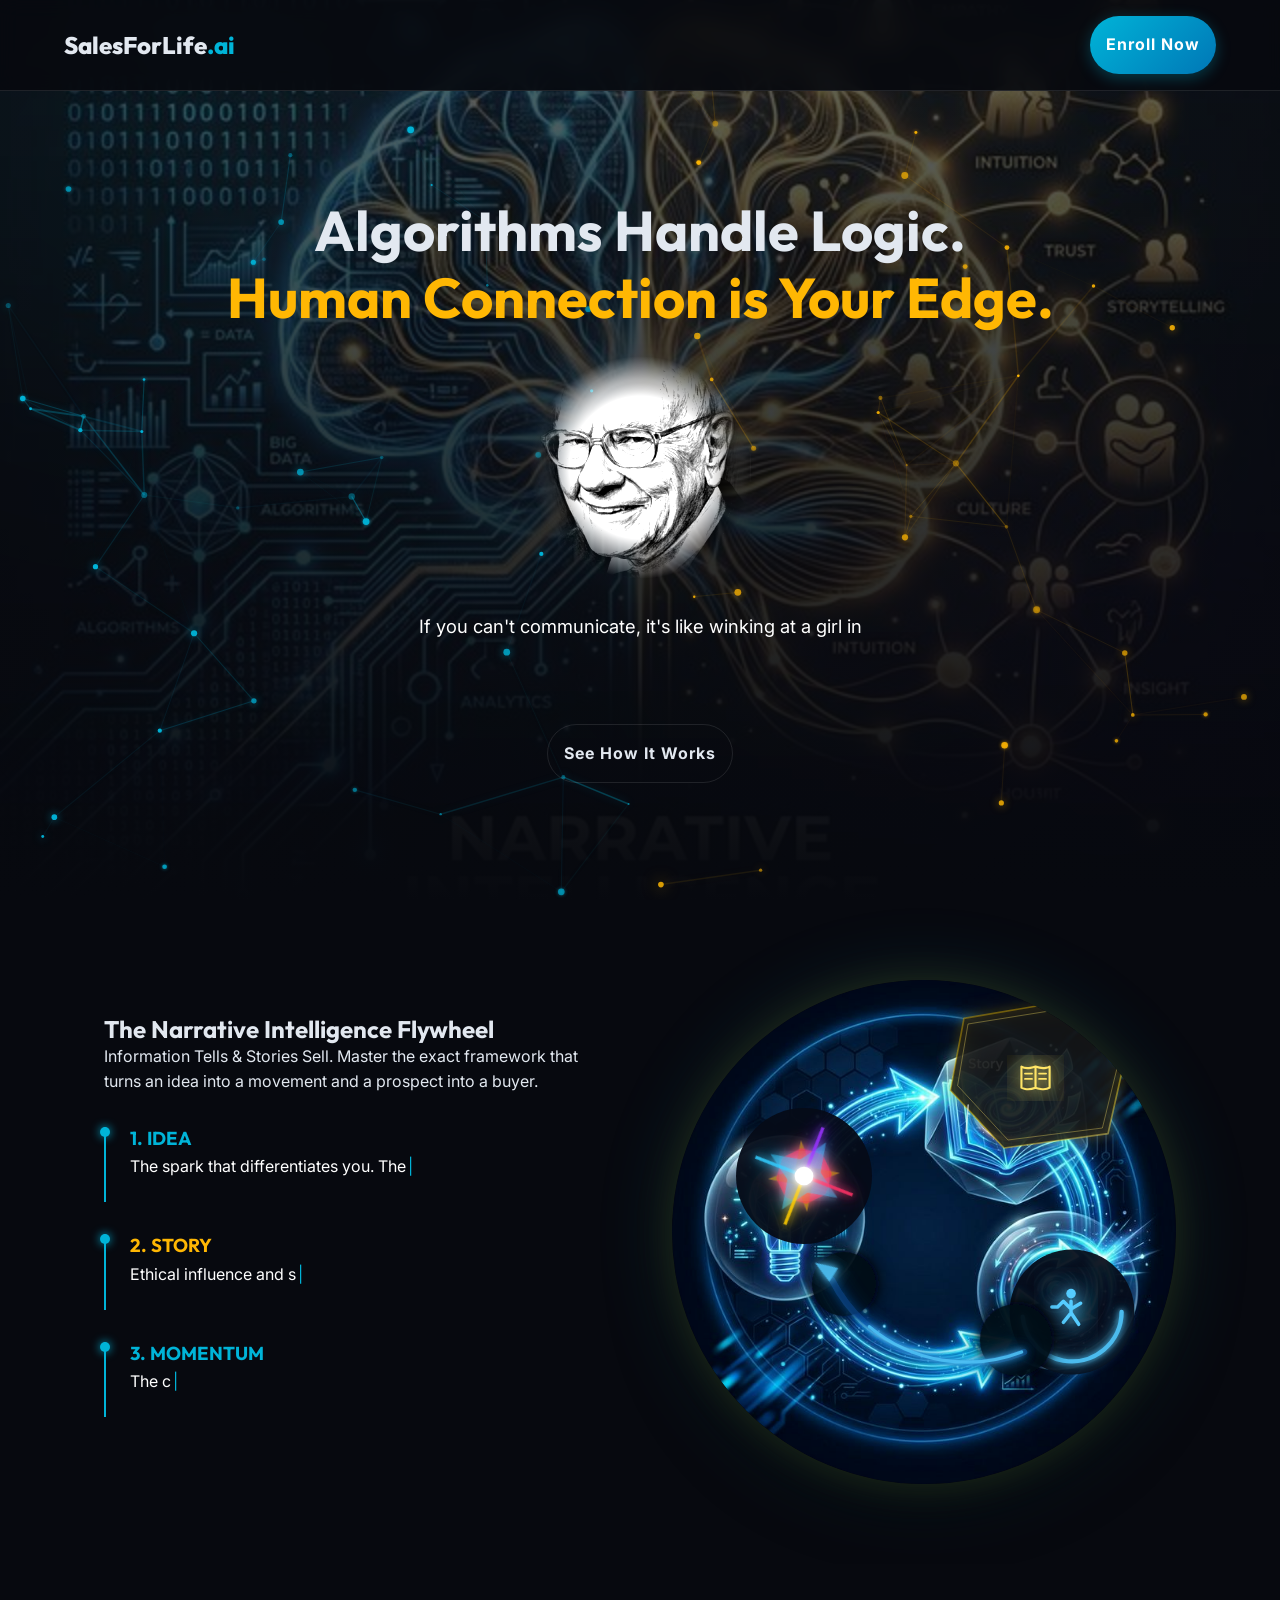
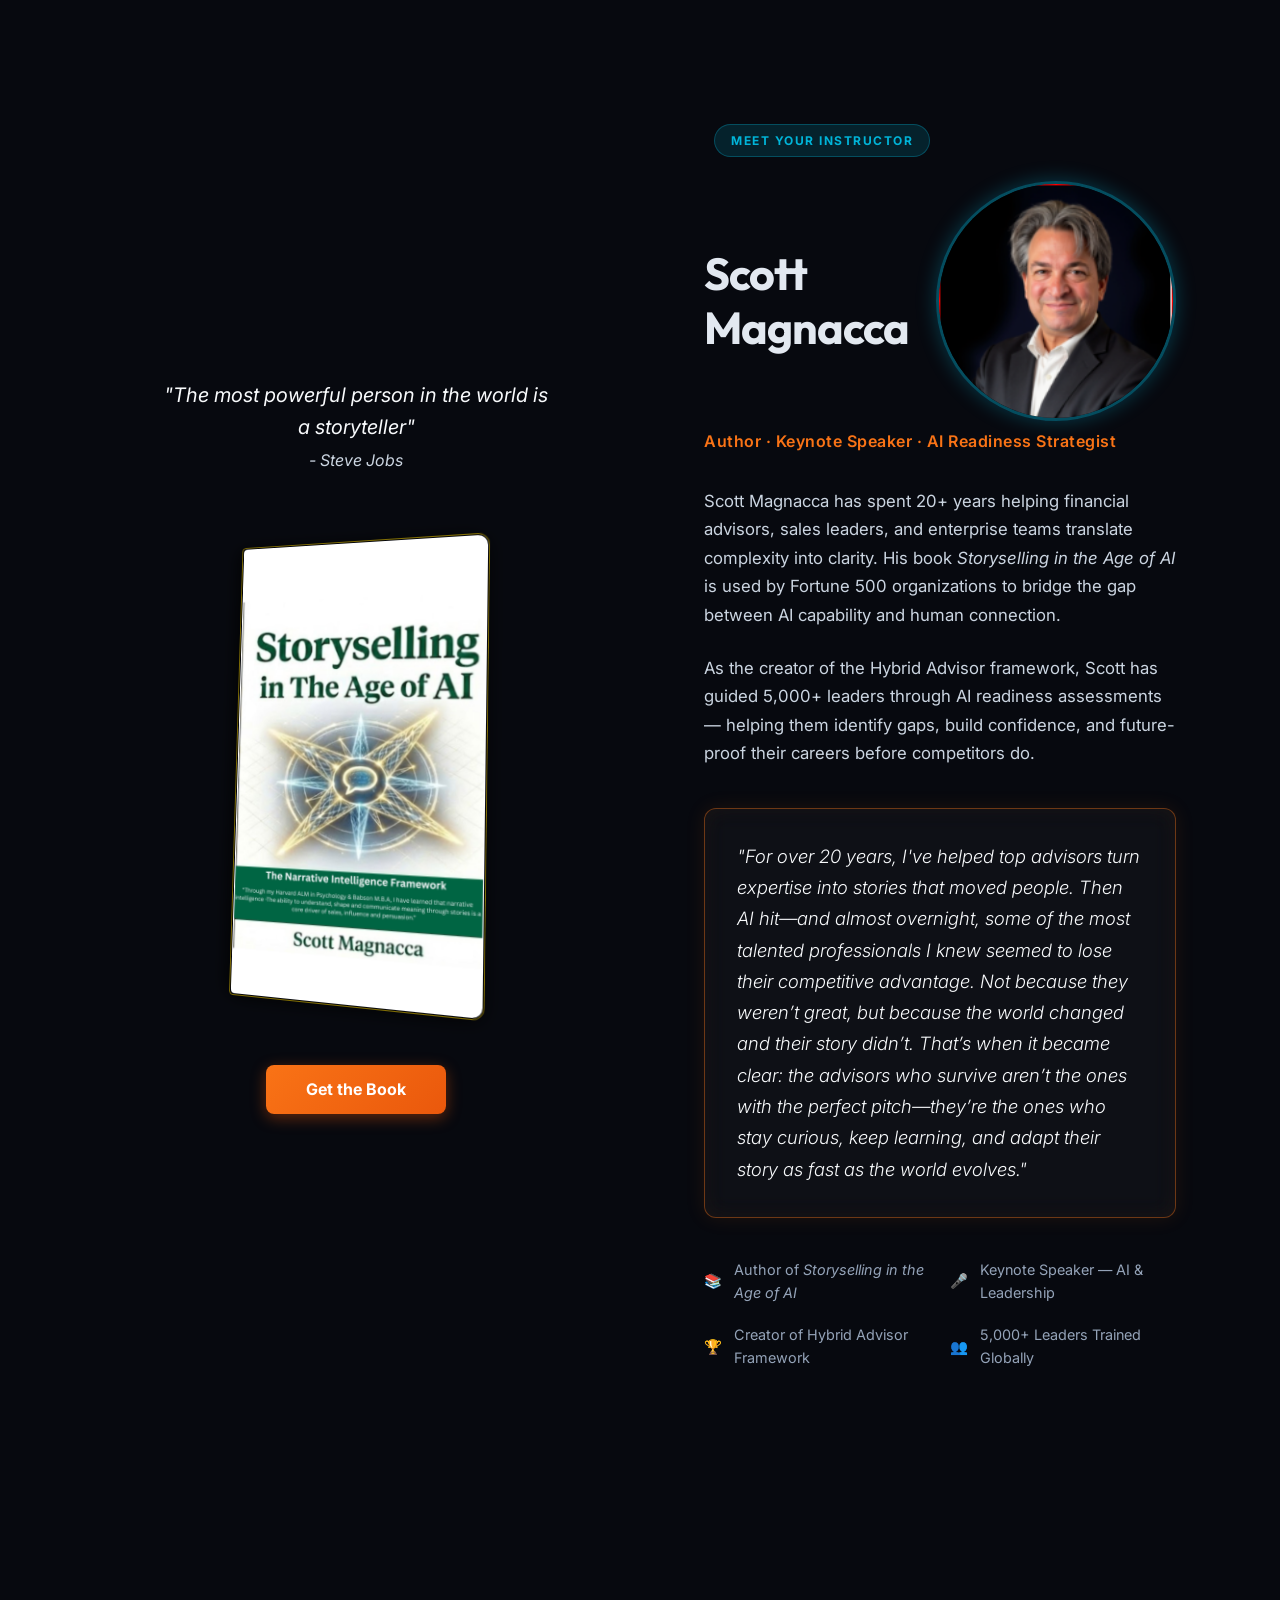
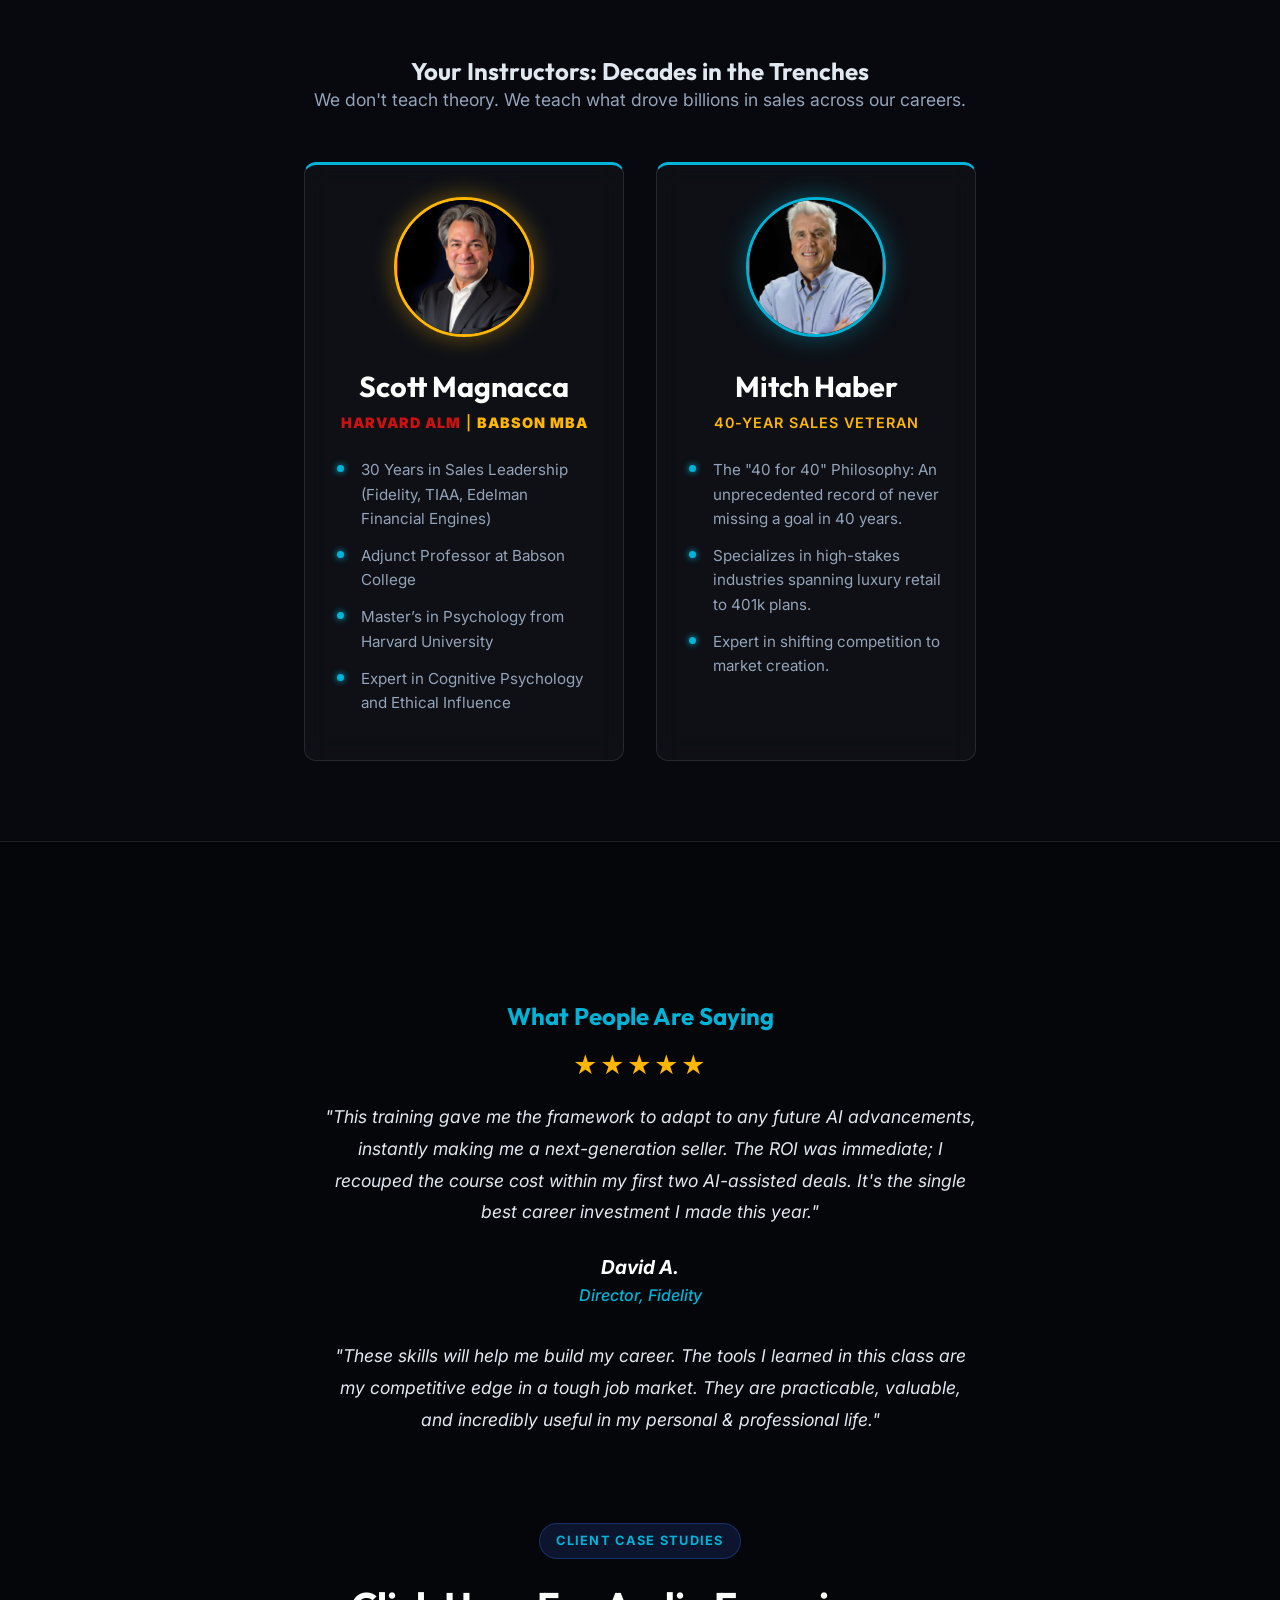
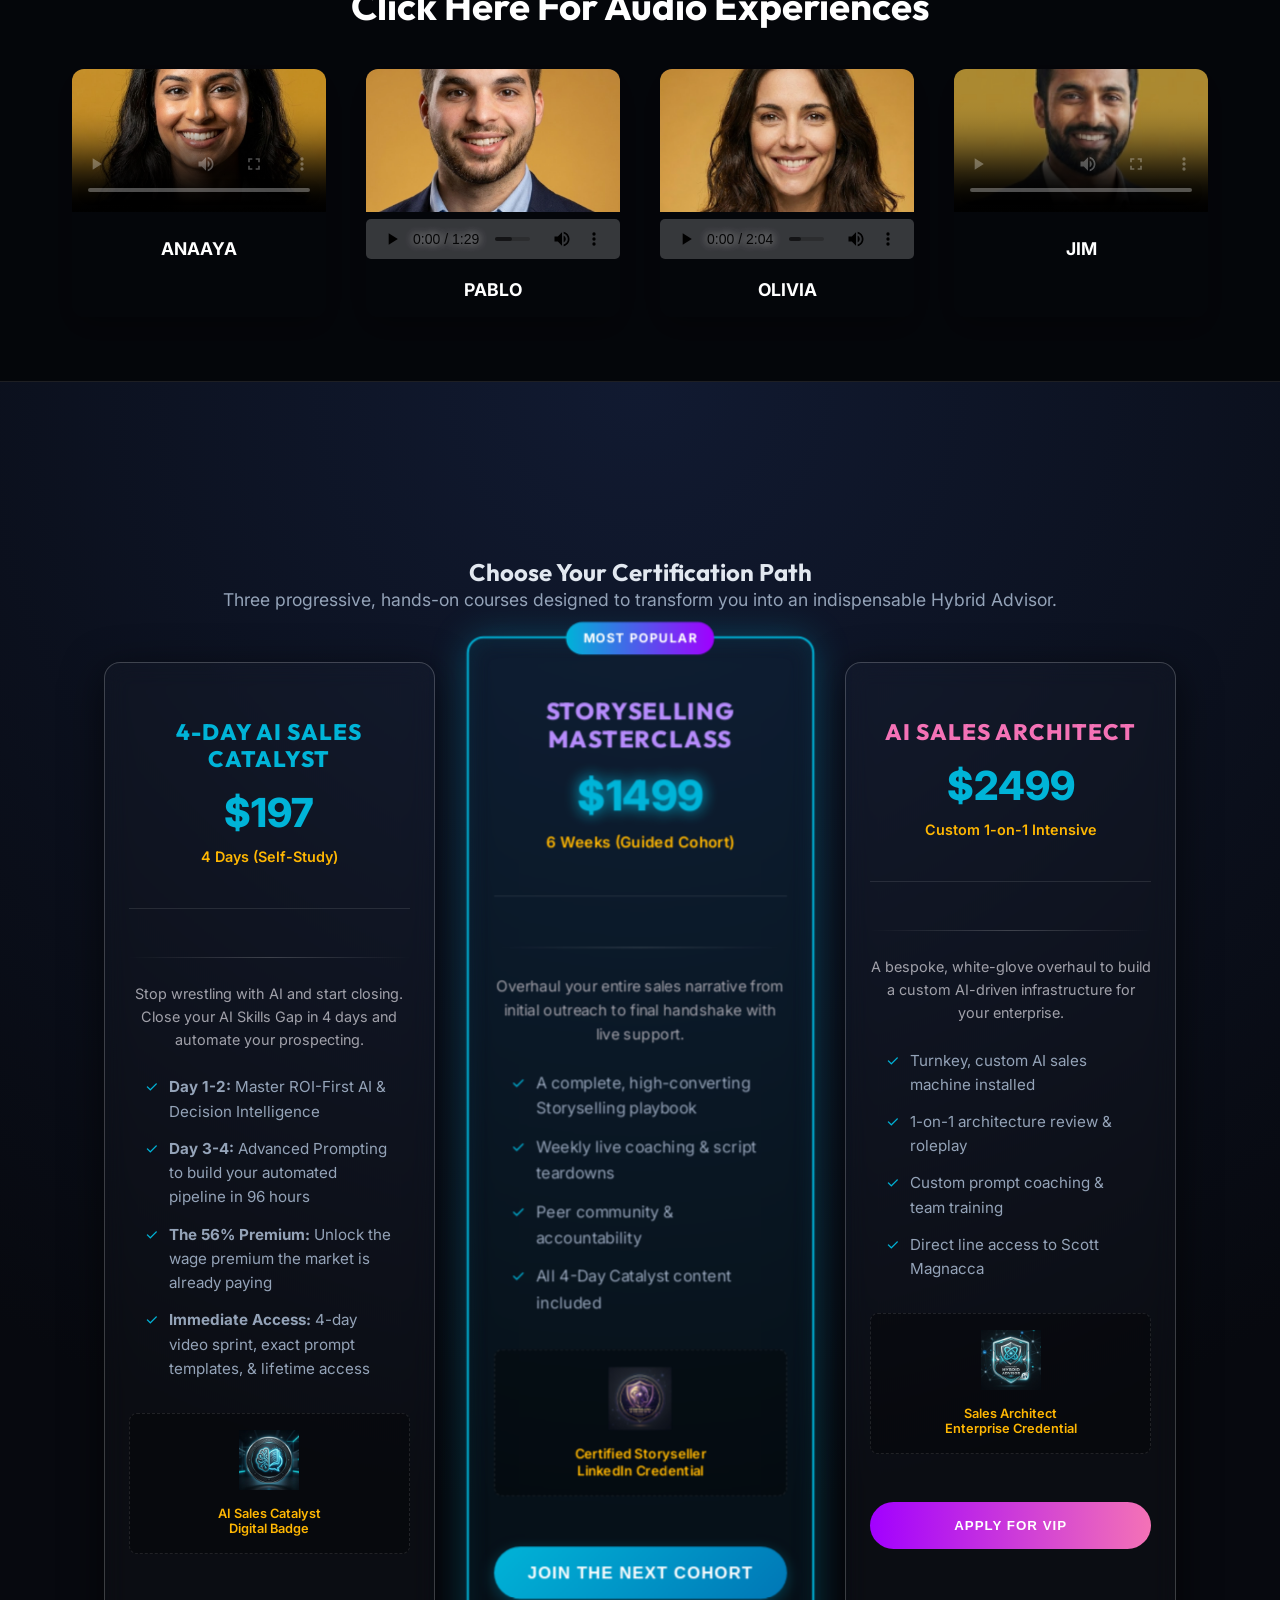
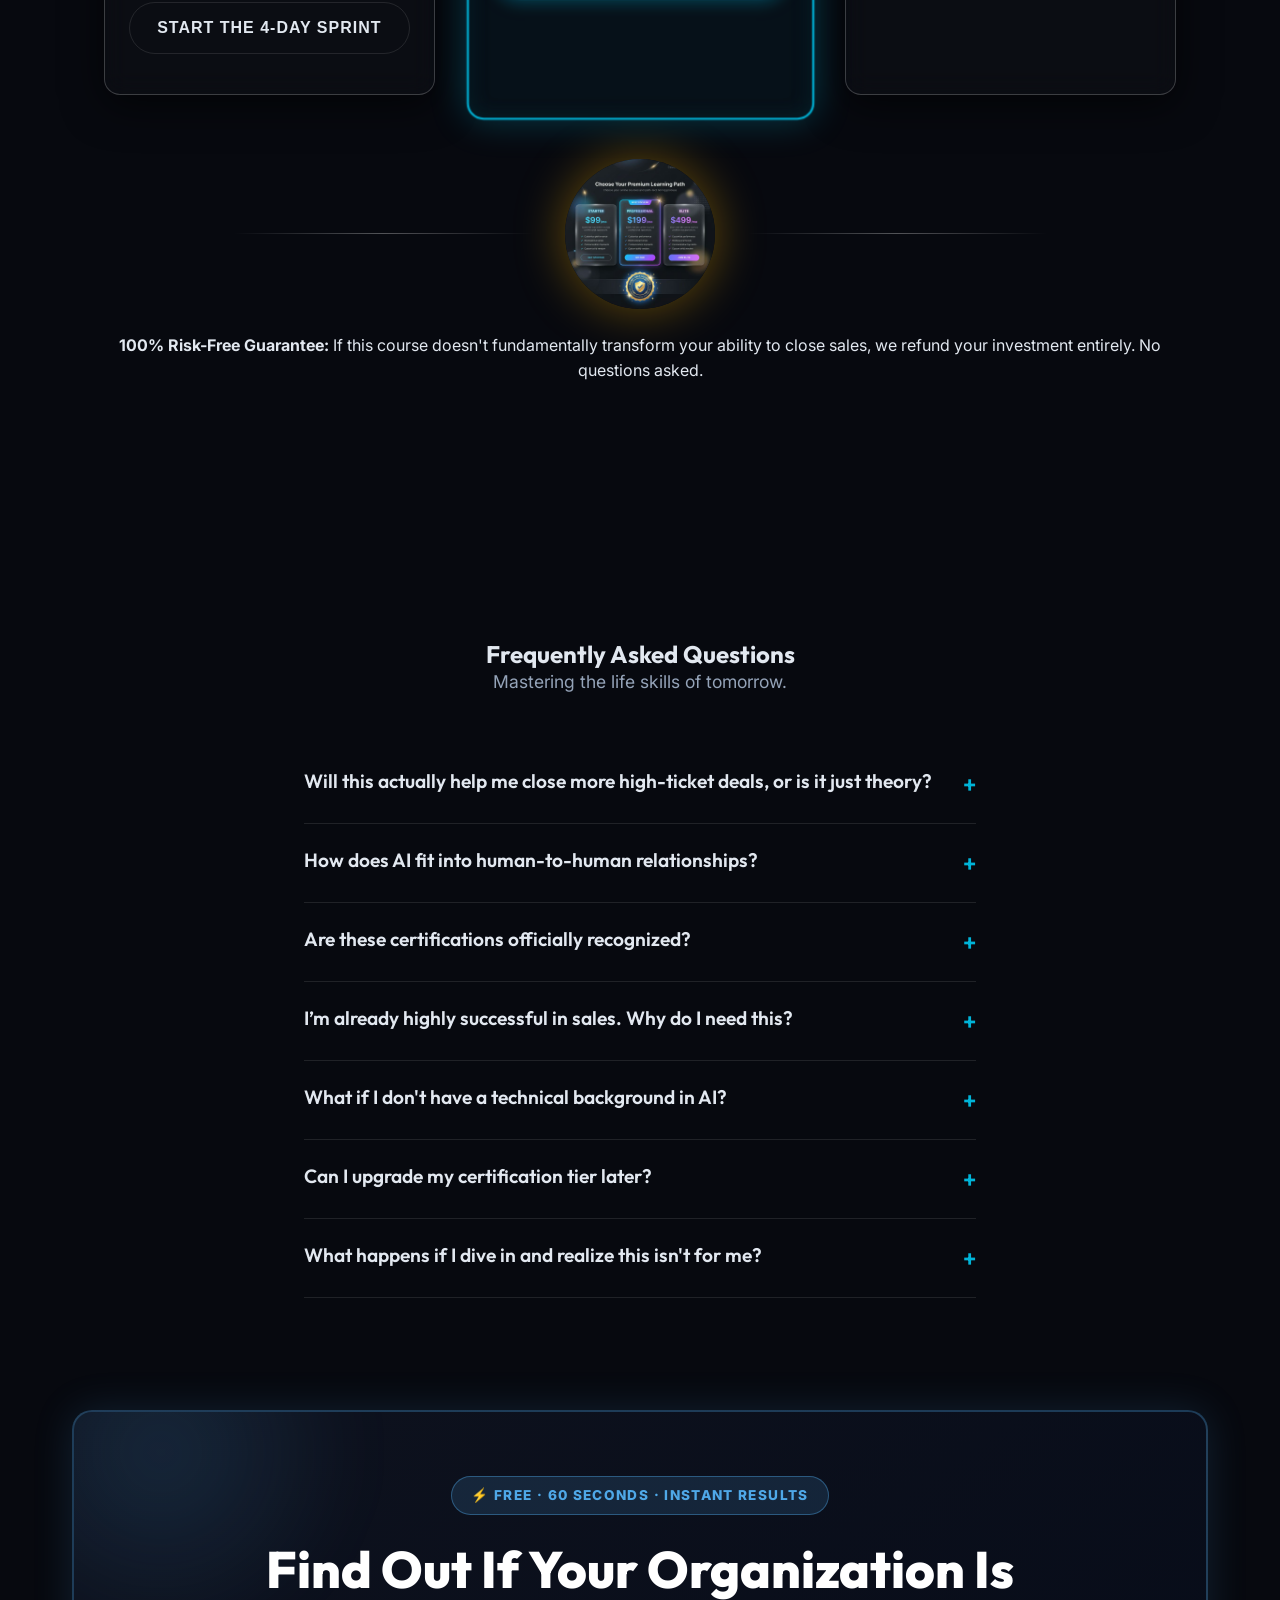
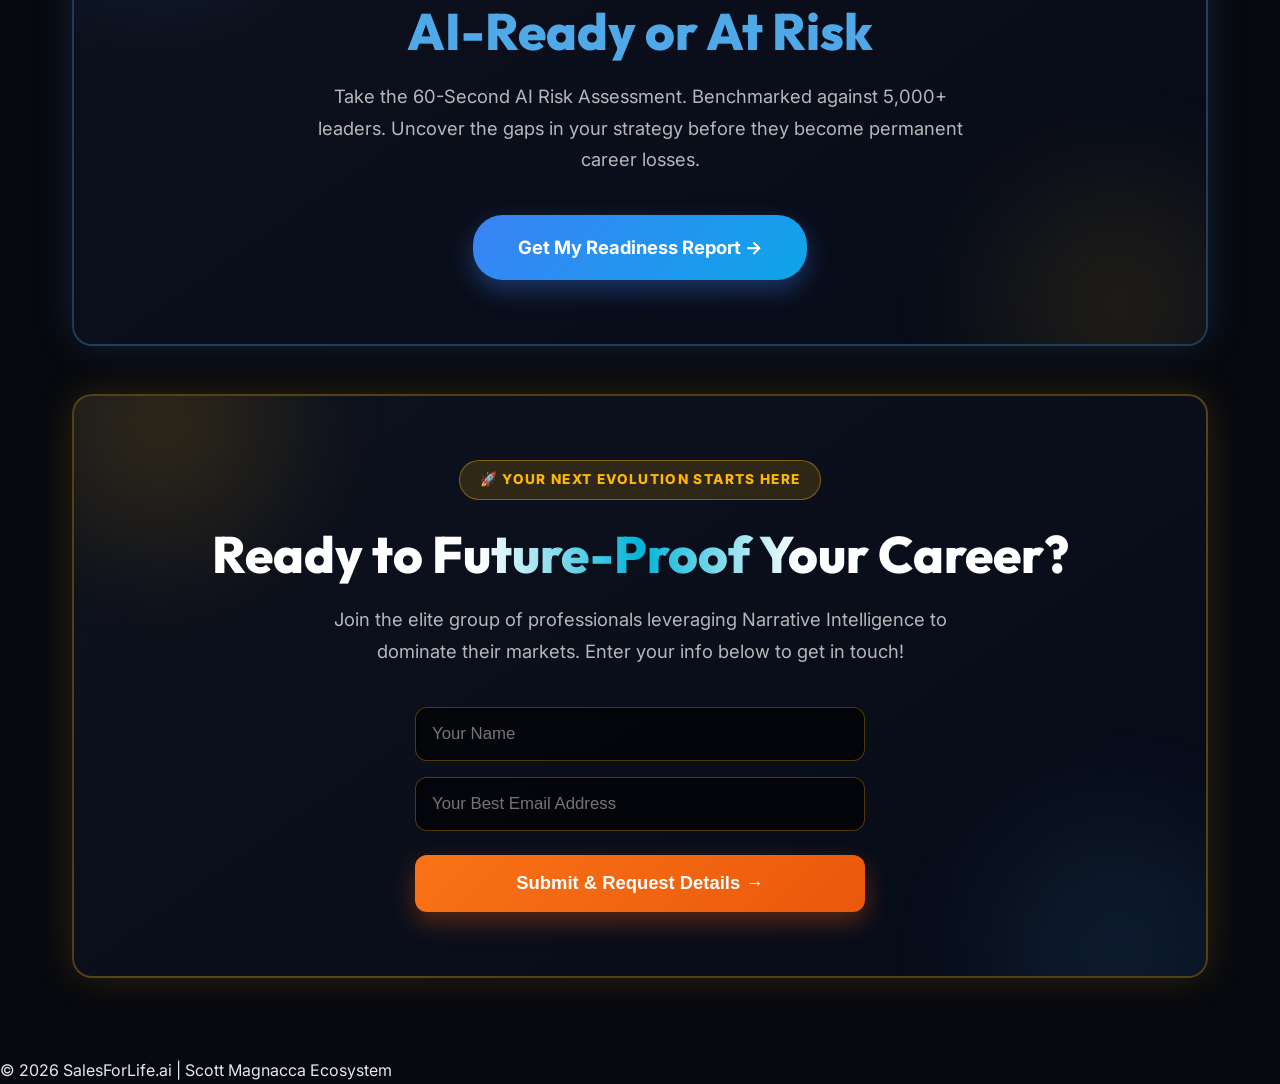
<file: index.html>
<!DOCTYPE html>
<html lang="en">
<head>
    <meta charset="UTF-8">
    <meta name="viewport" content="width=device-width, initial-scale=1.0">
    <title>SalesForLife.ai | Master Narrative Intelligence</title>
    <meta name="description" content="Stop losing prospects to the 'Data Dump.' Use Storyselling and our Narrative Intelligence Framework to bypass skepticism and trigger an automatic 'Yes'.">
    <link rel="preconnect" href="https://fonts.googleapis.com">
    <link rel="preconnect" href="https://fonts.gstatic.com" crossorigin>
    <link href="https://fonts.googleapis.com/css2?family=Inter:wght@300;400;500;600&family=Outfit:wght@400;600;800&display=swap" rel="stylesheet">
    <link rel="stylesheet" href="styles.css">
    <script src="script.js" defer></script>
</head>
<body>

    <!-- Ambient Animated Background Effects -->
    <div class="bg-effects">
        <div class="glow-orb orb-1"></div>
        <div class="glow-orb orb-2"></div>
        <div class="glow-orb orb-3"></div>
    </div>

    <nav class="navbar">
        <div class="logo">SalesForLife<span>.ai</span></div>
        <a href="#pathways" class="btn-primary oval">Enroll Now</a>
    </nav>

    <!-- SECTION 1: WHY THIS MATTERS TO YOU NOW -->
    <header class="hero section-reveal" id="why-now">
        <div class="hero-bg">
            <img src="assets/hero.png" alt="Data vs Human Connection">
            <canvas id="hero-network-canvas" style="position: absolute; top:0; left:0; width:100%; height:100%; z-index: 1; pointer-events: none;"></canvas>
            <div class="overlay"></div>
        </div>
        <div class="hero-content">
            <h1>Algorithms Handle Logic.<br><span class="highlight">Human Connection is Your Edge.</span></h1>
            
            <div class="buffett-container">
                <img src="assets/buffett1.png" class="buffett-sketch" alt="Warren Buffett Sketch 1">
                <img src="assets/buffett2.png" class="buffett-sketch" alt="Warren Buffett Sketch 2">
                <img src="assets/buffett3.png" class="buffett-sketch" alt="Warren Buffett Sketch 3">
            </div>

            <p id="hero-quote" style="color: #ffffff; min-height: 48px; font-size: 1.15rem; margin-bottom: 1rem; line-height: 1.6;"></p>
            <p class="quote-author" id="hero-author" style="color: var(--accent-blue); min-height: 24px; font-weight: 600;"></p>
            <a href="#transformation" class="btn-secondary oval">See How It Works</a>
        </div>
    </header>

    <!-- SECTION 2: HOW IT TRANSFORMS YOUR LIFE -->
    <section id="transformation" class="transformation section-reveal">
        <div class="container split">
            <div class="text-content">
                <h2>The Narrative Intelligence Flywheel</h2>
                <p>Information Tells & Stories Sell. Master the exact framework that turns an idea into a movement and a prospect into a buyer.</p>
                <div class="flywheel-steps">
                    <div class="step">
                        <h3 style="color: var(--accent-blue);">1. IDEA</h3>
                        <p class="typewriter-text" data-text="The spark that differentiates you. The emotional bridge between you and the market." style="color: #fff; min-height: 48px;"></p>
                    </div>
                    <div class="step">
                        <h3 style="color: var(--accent-gold);">2. STORY</h3>
                        <p class="typewriter-text" data-text="Ethical influence and storyselling. This is where psychology meets conversion." style="color: #fff; min-height: 48px;"></p>
                    </div>
                    <div class="step">
                        <h3 style="color: var(--accent-blue);">3. MOMENTUM</h3>
                        <p class="typewriter-text" data-text="The compounding effect. AI accelerates your learning to scale across your organization." style="color: #fff; min-height: 48px;"></p>
                    </div>
                </div>
            </div>
            <div class="image-content">
                <!-- Animated flywheel: gold shimmer + slow clockwise rotation -->
                <div class="flywheel-wrap">
                  <div class="flywheel-spin">
                    <img src="assets/flywheel.png" alt="The Flywheel Concept">
                    <svg class="flywheel-svg-overlay"
                         viewBox="0 0 630 630"
                         xmlns="http://www.w3.org/2000/svg">
                      <defs>
                        <filter id="fwGlowSoft" x="-50%" y="-50%" width="200%" height="200%">
                          <feGaussianBlur in="SourceGraphic" stdDeviation="5"  result="b1"/>
                          <feGaussianBlur in="SourceGraphic" stdDeviation="12" result="b2"/>
                          <feMerge><feMergeNode in="b2"/><feMergeNode in="b1"/><feMergeNode in="SourceGraphic"/></feMerge>
                        </filter>
                        <filter id="fwGlowHard" x="-80%" y="-80%" width="260%" height="260%">
                          <feGaussianBlur in="SourceGraphic" stdDeviation="3"  result="b1"/>
                          <feGaussianBlur in="SourceGraphic" stdDeviation="9"  result="b2"/>
                          <feGaussianBlur in="SourceGraphic" stdDeviation="18" result="b3"/>
                          <feMerge><feMergeNode in="b3"/><feMergeNode in="b2"/><feMergeNode in="b1"/><feMergeNode in="SourceGraphic"/></feMerge>
                        </filter>
                        <linearGradient id="fwGold" gradientUnits="userSpaceOnUse"
                                        x1="0" y1="315" x2="630" y2="315">
                          <stop offset="0%"   stop-color="#b8860b"/>
                          <stop offset="35%"  stop-color="#ffd700"/>
                          <stop offset="65%"  stop-color="#fff8dc"/>
                          <stop offset="100%" stop-color="#b8860b"/>
                          <animateTransform attributeName="gradientTransform"
                            type="rotate" from="0 315 315" to="360 315 315"
                            dur="4s" repeatCount="indefinite"/>
                        </linearGradient>
                        <filter id="fwBlueGlow" x="-60%" y="-60%" width="220%" height="220%">
                          <feGaussianBlur in="SourceGraphic" stdDeviation="4"  result="b1"/>
                          <feGaussianBlur in="SourceGraphic" stdDeviation="10" result="b2"/>
                          <feMerge><feMergeNode in="b2"/><feMergeNode in="b1"/><feMergeNode in="SourceGraphic"/></feMerge>
                        </filter>
                      </defs>

                      <!-- BLOCK EXISTING LIGHTBULB -->
                      <circle cx="165" cy="245" r="85" fill="#060b18" opacity="0.95"/>
                      
                      <!-- MULTI COLORED RADIATING STARBURST -->
                      <g transform="translate(165, 245)">
                        <g filter="url(#fwGlowSoft)">
                          <animateTransform attributeName="transform" type="rotate" from="0" to="360" dur="20s" repeatCount="indefinite"/>
                          <!-- Core burst -->
                          <polygon points="0,-45 10,-10 45,0 10,10 0,45 -10,10 -45,0 -10,-10" fill="url(#fwGold)" opacity="0.8"/>
                          <polygon points="0,-35 25,-25 35,0 25,25 0,35 -25,25 -35,0 -25,-25" fill="#ff3366" opacity="0.6"/>
                          <polygon points="0,-50 15,-15 50,0 15,15 0,50 -15,15 -50,0 -15,-15" fill="#33ccff" opacity="0.5">
                              <animateTransform attributeName="transform" type="rotate" from="360" to="0" dur="12s" repeatCount="indefinite"/>
                          </polygon>
                        </g>
                        <!-- Radiating Rays -->
                        <g opacity="0.9">
                          <animateTransform attributeName="transform" type="rotate" from="360" to="0" dur="15s" repeatCount="indefinite"/>
                          <line x1="0" y1="0" x2="0" y2="-65" stroke="#ff3366" stroke-width="4" filter="url(#fwGlowSoft)"/>
                          <line x1="0" y1="0" x2="46" y2="-46" stroke="#33ccff" stroke-width="4" filter="url(#fwGlowSoft)"/>
                          <line x1="0" y1="0" x2="65" y2="0" stroke="#ffcc00" stroke-width="4" filter="url(#fwGlowSoft)"/>
                          <line x1="0" y1="0" x2="46" y2="46" stroke="#9933ff" stroke-width="4" filter="url(#fwGlowSoft)"/>
                          <line x1="0" y1="0" x2="0" y2="65" stroke="#33ff99" stroke-width="4" filter="url(#fwGlowSoft)"/>
                          <line x1="0" y1="0" x2="-46" y2="46" stroke="#ff3366" stroke-width="4" filter="url(#fwGlowSoft)"/>
                          <line x1="0" y1="0" x2="-65" y2="0" stroke="#33ccff" stroke-width="4" filter="url(#fwGlowSoft)"/>
                          <line x1="0" y1="0" x2="-46" y2="-46" stroke="#ffcc00" stroke-width="4" filter="url(#fwGlowSoft)"/>
                        </g>
                        <circle cx="0" cy="0" r="10" fill="#ffffff" filter="url(#fwGlowHard)">
                          <animate attributeName="r" values="8;13;8" dur="2s" repeatCount="indefinite"/>
                        </circle>
                      </g>

                      <!-- STORY BOOK BORDER: crystal polygon top-right -->
                      <!-- Dark fill to cover STORY text from underlying PNG -->
                      <polygon points="365,48 500,25 568,90 545,192 415,210 348,138"
                               fill="#060b18" opacity="0.90"/>
                      <polygon points="365,48 500,25 568,90 545,192 415,210 348,138"
                               fill="rgba(255,200,0,0.04)"
                               stroke="url(#fwGold)" stroke-width="3" stroke-linejoin="round"
                               filter="url(#fwGlowSoft)">
                        <animate attributeName="opacity"      values="0.5;1;0.5"  dur="4s" repeatCount="indefinite" begin="0.8s"/>
                        <animate attributeName="stroke-width" values="2;4.5;2"    dur="4s" repeatCount="indefinite" begin="0.8s"/>
                      </polygon>
                      
                      <!-- SVG OPEN BOOK IN STORY NODE -->
                      <g transform="translate(428, 95) scale(2.2)" filter="url(#fwGlowSoft)">
                          <path d="M4 6 L4 18 C4 18 7 20 12 18 L12 6 C12 6 7 8 4 6 Z M12 6 L12 18 C12 18 17 20 20 18 L20 6 C20 6 17 8 12 6 Z" fill="none" stroke="#ffe566" stroke-width="1.2" stroke-linecap="round" stroke-linejoin="round"/>
                          <line x1="6" y1="10" x2="10" y2="10" stroke="#ffe566" stroke-width="1" stroke-linecap="round"/>
                          <line x1="6" y1="13" x2="10" y2="13" stroke="#ffe566" stroke-width="1" stroke-linecap="round"/>
                          <line x1="14" y1="10" x2="18" y2="10" stroke="#ffe566" stroke-width="1" stroke-linecap="round"/>
                          <line x1="14" y1="13" x2="18" y2="13" stroke="#ffe566" stroke-width="1" stroke-linecap="round"/>
                      </g>
                      <polygon points="370,55 495,35 560,95 538,185 420,200 357,132"
                               fill="none" stroke="#ffe566" stroke-width="1" opacity="0.5">
                        <animate attributeName="opacity" values="0.2;0.7;0.2" dur="3.8s" repeatCount="indefinite"/>
                      </polygon>
                      <polygon points="365,48 500,25 568,90 545,192 415,210 348,138"
                               fill="none" stroke="white" stroke-width="2"
                               stroke-dasharray="35 700" stroke-linecap="round" opacity="0.6">
                        <animateTransform attributeName="transform"
                          type="rotate" from="0 458 118" to="360 458 118"
                          dur="6s" repeatCount="indefinite"/>
                      </polygon>

                      <!-- MOMENTUM — single clockwise arc building over 3s -->
                      <!-- Cover existing 3 blue arrows on PNG -->
                      <circle cx="500" cy="415" r="78" fill="#060b18" opacity="0.93"/>
                      
                      <!-- SVG RUNNER -->
                      <g transform="translate(470, 380) scale(2.4)" filter="url(#fwBlueGlow)">
                          <circle cx="12" cy="5" r="2.5" fill="#55ccff" />
                          <path d="M 12 9 L 12 15 L 8 20 M 12 15 L 16 21 M 8 9 L 12 13 L 17 10 M 8 9 L 5 12 L 2 12" fill="none" stroke="#55ccff" stroke-width="1.8" stroke-linecap="round" stroke-linejoin="round"/>
                      </g>
                      <!-- Building arc: 300° clockwise from 3 o'clock, repeats -->
                      <path d="M 562,415 A 62,62 0 1 1 531,361"
                            fill="none" stroke="#4fc3f7" stroke-width="5.5"
                            stroke-linecap="round" stroke-dasharray="325 325"
                            filter="url(#fwBlueGlow)">
                        <animate attributeName="stroke-dashoffset"
                          values="325;0" dur="3s" calcMode="linear" repeatCount="indefinite"/>
                        <animate attributeName="opacity"
                          values="0.8;1;0.8;0" keyTimes="0;0.5;0.9;1"
                          dur="3s" repeatCount="indefinite"/>
                      </path>
                      <!-- Arrowhead at end of arc — appears as arc completes -->
                      <polygon points="531,361 514,360 522,347" fill="#4fc3f7" filter="url(#fwBlueGlow)">
                        <animate attributeName="opacity"
                          values="0;0;0.95;0" keyTimes="0;0.82;0.92;1"
                          dur="3s" repeatCount="indefinite"/>
                      </polygon>
                      
                      <!-- FIX: Hide backwards arrowheads on the bottom-left PNG arrow -->
                      <!-- Erases the backward arrowhead pointing at Momentum -->
                      <circle cx="430" cy="450" r="45" fill="#060b18" opacity="0.95" filter="url(#fwGlowSoft)"/>
                      <!-- Erases the backward arrowhead/tail near Starburst -->
                      <circle cx="215" cy="380" r="40" fill="#060b18" opacity="0.95" filter="url(#fwGlowSoft)"/>
                      
                      <!-- NEW SVG ARROW BODY: Static glowing trail over the old arrow -->
                      <path d="M 440,465 A 190,190 0 0 1 200,375"
                            fill="none" stroke="#1155aa" stroke-width="8" opacity="0.6"
                            stroke-linecap="round" filter="url(#fwGlowSoft)" />
                            
                      <!-- NEW SVG ARROW CORE: Flowing clockwise perfectly from Momentum up to Idea -->
                      <path d="M 437,465 A 190,190 0 0 1 200,375"
                            fill="none" stroke="#4fc3f7" stroke-width="4"
                            stroke-linecap="round" stroke-dasharray="350 350"
                            filter="url(#fwBlueGlow)">
                        <animate attributeName="stroke-dashoffset"
                          values="350;0" dur="3s" calcMode="linear" repeatCount="indefinite"/>
                        <animate attributeName="opacity"
                          values="0.4;1;0.4" dur="3s" repeatCount="indefinite"/>
                      </path>
                      
                      <!-- Precise Clockwise Arrowhead arriving smoothly into the Idea node -->
                      <g transform="translate(192, 362) rotate(-147)">
                        <polygon points="-12,-10 16,0 -12,10" fill="#4fc3f7" filter="url(#fwBlueGlow)">
                          <animate attributeName="opacity"
                            values="0.5;1;0.5" dur="3s" repeatCount="indefinite"/>
                        </polygon>
                      </g>
                    </svg>
                  </div>
                </div>
            </div>
        </div>
    </section>

    <!-- FEATURED BOOK / MEET THE CREATOR SECTION -->
    <section id="featured-book" class="featured-book section-reveal" style="background-color: var(--bg-dark); padding: 5rem 0;">
        <div class="container split" style="align-items: center;">
            
            <div class="book-image-container text-center" style="position: relative; max-width: 400px; margin: 0 auto;">
                <p style="color: #f8fafc; font-size: 1.25rem; font-style: italic; margin-bottom: 2rem;">"The most powerful person in the world is a storyteller"<br><span style="color:#cbd5e1; font-size: 1rem;">- Steve Jobs</span></p>
                <!-- 3D Book presentation with gold shimmer glow -->
                <div class="book-3d-scene">
                  <div class="book-3d-wrap">
                    <img src="assets/book.png" alt="Storyselling in the Age of AI Book Cover" class="book-cover-3d">
                  </div>
                </div>
                <a href="https://a.co/d/06NBqLiA" target="_blank" rel="noopener noreferrer" class="btn-primary" style="position: relative; z-index: 2; background: linear-gradient(135deg, #f97316 0%, #ea580c 100%); border:none; padding: 12px 40px; border-radius: 8px; margin-top: 2rem; display: inline-block; font-weight: bold; box-shadow: 0 4px 15px rgba(234, 88, 12, 0.4);">Get the Book</a>
            </div>
            
            <div class="book-content" style="padding-left: 2rem;">
                <!-- Badge + headshot inline -->
                <div style="display:flex; align-items:center; gap:14px; flex-wrap:wrap;">
                    <span class="badge" style="background: rgba(0, 180, 216, 0.15); color: var(--accent-blue); padding: 6px 16px; border-radius: 20px; font-size: 0.75rem; font-weight: bold; text-transform: uppercase; letter-spacing: 1.5px; border: 1px solid rgba(0, 180, 216, 0.3);">Meet Your Instructor</span>
                </div>
                <!-- Name + headshot inline -->
                <div style="display:flex; align-items:center; gap:18px; margin-top:1.5rem; margin-bottom:0.5rem;">
                    <h2 style="font-size: 2.8rem; margin:0; letter-spacing: -1px;">Scott Magnacca</h2>
                    <img src="assets/scott.png" alt="Scott Magnacca" class="instructor-avatar-md" style="width: 15rem; height: 15rem; border-radius: 50%; object-fit: cover; border: 3px solid rgba(0, 180, 216, 0.4); box-shadow: 0 0 20px rgba(0, 180, 216, 0.3);">
                </div>
                <p style="color: #f97316; font-weight: 600; font-size: 1rem; margin-bottom: 2rem; letter-spacing: 0.5px;">Author · Keynote Speaker · AI Readiness Strategist</p>
                
                <p style="font-size: 1.05rem; line-height: 1.7; color: #cbd5e1; margin-bottom: 1.5rem;">Scott Magnacca has spent 20+ years helping financial advisors, sales leaders, and enterprise teams translate complexity into clarity. His book <em>Storyselling in the Age of AI</em> is used by Fortune 500 organizations to bridge the gap between AI capability and human connection.</p>
                <p style="font-size: 1.05rem; line-height: 1.7; color: #cbd5e1; margin-bottom: 2.5rem;">As the creator of the Hybrid Advisor framework, Scott has guided 5,000+ leaders through AI readiness assessments — helping them identify gaps, build confidence, and future-proof their careers before competitors do.</p>
                
                <div class="quote-box glass" style="margin-top: 2rem; border: 1px solid rgba(249, 115, 22, 0.4); box-shadow: inset 0 0 20px rgba(249, 115, 22, 0.05), 0 0 20px rgba(249, 115, 22, 0.1); padding: 2rem; border-radius: 12px; position:relative; overflow:hidden;">
                    <p style="font-style: italic; margin: 0; font-size: 1.15rem; line-height: 1.7; color: #f8fafc; font-weight: 300;">"For over 20 years, I've helped top advisors turn expertise into stories that moved people. Then AI hit—and almost overnight, some of the most talented professionals I knew seemed to lose their competitive advantage. Not because they weren’t great, but because the world changed and their story didn’t. That’s when it became clear: the advisors who survive aren’t the ones with the perfect pitch—they’re the ones who stay curious, keep learning, and adapt their story as fast as the world evolves."</p>
                </div>
                
                <div class="instructor-stats" style="display: grid; grid-template-columns: 1fr 1fr; gap: 1.2rem; margin-top: 2.5rem; font-size: 0.9rem; color: #94a3b8;">
                    <div style="display:flex; align-items:center; gap:12px;">📚 <span>Author of <em>Storyselling in the Age of AI</em></span></div>
                    <div style="display:flex; align-items:center; gap:12px;">🎤 <span>Keynote Speaker — AI & Leadership</span></div>
                    <div style="display:flex; align-items:center; gap:12px;">🏆 <span>Creator of Hybrid Advisor Framework</span></div>
                    <div style="display:flex; align-items:center; gap:12px;">👥 <span>5,000+ Leaders Trained Globally</span></div>
                </div>
            </div>
        </div>
    </section>

    <!-- SECTION 3: AUTHORITY & CREDENTIALS -->
    <section id="authority" class="authority section-reveal" style="padding-top: 3rem;">
        <div class="container min-width">
            <h2 class="text-center">Your Instructors: Decades in the Trenches</h2>
            <p class="text-center subheadline">We don't teach theory. We teach what drove billions in sales across our careers.</p>
            <div class="bio-grid">
                <div class="bio-card glass hover-float text-center">
                    <img src="assets/scott.png" alt="Scott Magnacca Headshot" class="bio-photo">
                    <div class="bio-header">
                        <h3 class="text-blue">Scott Magnacca</h3>
                        <p class="credential"><span class="harvard-text">Harvard ALM</span> | <span class="babson-text">Babson MBA</span></p>
                    </div>
                    <ul class="bio-details text-left">
                        <li>30 Years in Sales Leadership (Fidelity, TIAA, Edelman Financial Engines)</li>
                        <li>Adjunct Professor at Babson College</li>
                        <li>Master’s in Psychology from Harvard University</li>
                        <li>Expert in Cognitive Psychology and Ethical Influence</li>
                    </ul>
                </div>
                <div class="bio-card glass hover-float text-center">
                    <img src="assets/mitch.png" alt="Mitch Haber Headshot" class="bio-photo" style="border-color: var(--accent-blue); box-shadow: 0 0 25px rgba(0, 180, 216,0.4);">
                    <div class="bio-header">
                        <h3 class="text-blue">Mitch Haber</h3>
                        <p class="credential">40-Year Sales Veteran</p>
                    </div>
                    <ul class="bio-details text-left">
                        <li>The "40 for 40" Philosophy: An unprecedented record of never missing a goal in 40 years.</li>
                        <li>Specializes in high-stakes industries spanning luxury retail to 401k plans.</li>
                        <li>Expert in shifting competition to market creation.</li>
                    </ul>
                </div>
            </div>
            
        </div>
    </section>

    <!-- SECTION 3.5: TESTIMONIALS & AUDIO PROOF -->
    <section id="testimonials" class="testimonials section-reveal" style="background: rgba(0,0,0,0.3); border-top: 1px solid var(--glass-border); border-bottom: 1px solid var(--glass-border); padding: 5rem 0 2rem;">
        <div class="container text-center" style="max-width: 800px; padding-bottom: 2rem;">
            <div class="testimonial-text">
                <h2 class="text-blue" style="margin-bottom: 1rem;">What People Are Saying</h2>
                <div class="star-rating">★★★★★</div>
                <p class="quote" style="border-left:none;">"This training gave me the framework to adapt to any future AI advancements, instantly making me a next-generation seller. The ROI was immediate; I recouped the course cost within my first two AI-assisted deals. It's the single best career investment I made this year."</p>
                <div class="quote-author">
                    <strong>David A.</strong>
                    <span class="text-muted">Director, Fidelity</span>
                </div>
                <p class="quote" style="margin-top: 2rem; border-left:none;">"These skills will help me build my career. The tools I learned in this class are my competitive edge in a tough job market. They are practicable, valuable, and incredibly useful in my personal & professional life."</p>
            </div>
        </div>

        <div class="container" style="padding: 2rem 2rem 2rem; text-align: center;">
            <div class="section-badge" style="display:inline-block; background:rgba(59,110,246,0.15); color:var(--accent-blue); padding:0.4rem 1rem; border-radius:20px; font-weight:700; font-size:0.8rem; letter-spacing:0.1em; margin-bottom:1.5rem; border:1px solid rgba(59,110,246,0.3);">
                CLIENT CASE STUDIES
            </div>
            <h2 style="margin-bottom: 2.5rem; color: #fff; font-family: 'Outfit', sans-serif; font-size: clamp(2rem, 3vw, 2.5rem); font-weight: 700;">Click Here For Audio Experiences</h2>
            <div style="display: grid; grid-template-columns: repeat(auto-fit, minmax(240px, 1fr)); gap: 2.5rem; justify-items: center; max-width: 1200px; margin: 0 auto;">
                <!-- Anaaya (Video) -->
                <div style="background: var(--surface2); border: 1px solid var(--border); border-radius: 12px; overflow: hidden; width: 100%; box-shadow: 0 10px 30px rgba(0,0,0,0.3); transition: transform 0.3s;" onmouseover="this.style.transform='translateY(-5px)';" onmouseout="this.style.transform='translateY(0)';">
                    <video src="assets/Anaaya2.mp4" poster="assets/anaaya2.webp" controls style="width: 100%; aspect-ratio: 16/9; background:#000; object-fit: cover;"></video>
                    <div style="padding: 1rem; color: #fff; font-weight: 700; font-size: 1.1rem; text-transform: uppercase;">Anaaya</div>
                </div>
                
                <!-- Pablo (Audio) -->
                <div style="background: var(--surface2); border: 1px solid var(--border); border-radius: 12px; overflow: hidden; width: 100%; box-shadow: 0 10px 30px rgba(0,0,0,0.3); transition: transform 0.3s;" onmouseover="this.style.transform='translateY(-5px)';" onmouseout="this.style.transform='translateY(0)';">
                    <img src="assets/FNPabloFNL.webp" alt="Pablo" style="width: 100%; aspect-ratio: 16/9; object-fit: cover;">
                    <audio src="assets/FNLPablo%20FNL.mp3" controls style="width: 100%; height: 40px; border-radius: 0; outline: none; margin-bottom: -4px;"></audio>
                    <div style="padding: 0.8rem 1rem; color: #fff; font-weight: 700; font-size: 1.1rem; text-transform: uppercase; border-top: 1px solid var(--border);">Pablo</div>
                </div>
                
                <!-- GZ (Audio) -->
                <div style="background: var(--surface2); border: 1px solid var(--border); border-radius: 12px; overflow: hidden; width: 100%; box-shadow: 0 10px 30px rgba(0,0,0,0.3); transition: transform 0.3s;" onmouseover="this.style.transform='translateY(-5px)';" onmouseout="this.style.transform='translateY(0)';">
                    <img src="assets/GZFNL.webp" alt="GZ" style="width: 100%; aspect-ratio: 16/9; object-fit: cover;">
                    <audio src="assets/GZFNL.mp3" controls style="width: 100%; height: 40px; border-radius: 0; outline: none; margin-bottom: -4px;"></audio>
                    <div style="padding: 0.8rem 1rem; color: #fff; font-weight: 700; font-size: 1.1rem; text-transform: uppercase; border-top: 1px solid var(--border);">Olivia</div>
                </div>
                
                <!-- VS (Video) -->
                <div style="background: var(--surface2); border: 1px solid var(--border); border-radius: 12px; overflow: hidden; width: 100%; box-shadow: 0 10px 30px rgba(0,0,0,0.3); transition: transform 0.3s;" onmouseover="this.style.transform='translateY(-5px)';" onmouseout="this.style.transform='translateY(0)';">
                    <video src="assets/VSFNLK2.mp4" poster="assets/VSFNLK2.webp" controls style="width: 100%; aspect-ratio: 16/9; background:#000; object-fit: cover;"></video>
                    <div style="padding: 1rem; color: #fff; font-weight: 700; font-size: 1.1rem; text-transform: uppercase;">Jim</div>
                </div>
            </div>
        </div>
    </section>

    <!-- SECTION 4: THE PROGRESSIVE CURRICULUM -->
    <section id="pathways" class="courses section-reveal pricing-container">
        <div class="container">
            <h2 class="text-center">Choose Your Certification Path</h2>
            <p class="text-center subheadline">Three progressive, hands-on courses designed to transform you into an indispensable Hybrid Advisor.</p>
            
            <div class="cards-grid three-columns">
                
                <!-- LEVEL 1 -->
                <div class="card glass pricing-card hover-float">
                    <div class="card-header text-center pt-2">
                        <h3 class="tier-title text-blue">4-DAY AI SALES CATALYST</h3>
                        <p class="price">$197</p>
                        <p class="format text-muted">4 Days (Self-Study)</p>
                    </div>
                    <div class="card-divider"></div>
                    <div class="card-body">
                        <p class="text-center text-sm mb-2">Stop wrestling with AI and start closing. Close your AI Skills Gap in 4 days and automate your prospecting.</p>
                        <ul class="outcomes">
                            <li><strong>Day 1-2:</strong> Master ROI-First AI & Decision Intelligence</li>
                            <li><strong>Day 3-4:</strong> Advanced Prompting to build your automated pipeline in 96 hours</li>
                            <li><strong>The 56% Premium:</strong> Unlock the wage premium the market is already paying</li>
                            <li><strong>Immediate Access:</strong> 4-day video sprint, exact prompt templates, & lifetime access</li>
                        </ul>
                        <div class="cert-box text-center">
                            <img src="assets/badge_narrative.png" class="mini-cert shine-effect" alt="Catalyst Certification">
                            <p>AI Sales Catalyst<br>Digital Badge</p>
                        </div>
                        <button class="btn-secondary enroll-btn full-width oval" data-course="4-Day Catalyst" data-price="197">START THE 4-DAY SPRINT</button>
                    </div>
                </div>

                <!-- LEVEL 2 (FEATURED GLOW) -->
                <div class="card glass pricing-card featured-glow hover-float">
                    <div class="most-popular-badge">MOST POPULAR</div>
                    <div class="card-header text-center pt-2">
                        <h3 class="tier-title text-purple">STORYSELLING MASTERCLASS</h3>
                        <p class="price text-glow">$1499</p>
                        <p class="format text-muted">6 Weeks (Guided Cohort)</p>
                    </div>
                    <div class="card-divider"></div>
                    <div class="card-body">
                        <p class="text-center text-sm mb-2">Overhaul your entire sales narrative from initial outreach to final handshake with live support.</p>
                        <ul class="outcomes">
                            <li>A complete, high-converting Storyselling playbook</li>
                            <li>Weekly live coaching & script teardowns</li>
                            <li>Peer community & accountability</li>
                            <li>All 4-Day Catalyst content included</li>
                        </ul>
                        <div class="cert-box text-center">
                            <img src="assets/badge_storyselling.png" class="mini-cert shine-effect" alt="Storyselling Certification">
                            <p>Certified Storyseller<br>LinkedIn Credential</p>
                        </div>
                        <button class="btn-primary enroll-btn full-width oval" data-course="Storyselling Masterclass" data-price="1499">JOIN THE NEXT COHORT</button>
                    </div>
                </div>

                <!-- LEVEL 3 -->
                <div class="card glass pricing-card hover-float">
                    <div class="card-header text-center pt-2">
                        <h3 class="tier-title text-pink">AI SALES ARCHITECT</h3>
                        <p class="price">$2499</p>
                        <p class="format text-muted">Custom 1-on-1 Intensive</p>
                    </div>
                    <div class="card-divider"></div>
                    <div class="card-body">
                        <p class="text-center text-sm mb-2">A bespoke, white-glove overhaul to build a custom AI-driven infrastructure for your enterprise.</p>
                        <ul class="outcomes">
                            <li>Turnkey, custom AI sales machine installed</li>
                            <li>1-on-1 architecture review & roleplay</li>
                            <li>Custom prompt coaching & team training</li>
                            <li>Direct line access to Scott Magnacca</li>
                        </ul>
                        <div class="cert-box text-center">
                            <img src="assets/badge_hybrid.png" class="mini-cert shine-effect" alt="Architect Certification">
                            <p>Sales Architect<br>Enterprise Credential</p>
                        </div>
                        <button class="btn-purple enroll-btn full-width oval" data-course="Sales Architect VIP" data-price="2499">APPLY FOR VIP</button>
                    </div>
                </div>
            </div>

            <div class="guarantee-seal-wrapper text-center">
                <div class="horizontal-line"></div>
                <img src="assets/courses.png" class="mega-seal" alt="Money Back Guarantee Seal">
                <div class="horizontal-line"></div>
            </div>
            <p class="text-center mt-2 text-muted"><strong>100% Risk-Free Guarantee:</strong> If this course doesn't fundamentally transform your ability to close sales, we refund your investment entirely. No questions asked.</p>
        </div>
    </section>

    <!-- SECTION 5: FAQ -->
    <section id="faq" class="faq section-reveal">
        <div class="container min-width">
            <h2 class="text-center">Frequently Asked Questions</h2>
            <p class="text-center subheadline" style="margin-bottom: 3rem;">Mastering the life skills of tomorrow.</p>
            <div class="accordion">
                
                <div class="accordion-item">
                    <button class="accordion-header">Will this actually help me close more high-ticket deals, or is it just theory?</button>
                    <div class="accordion-content">
                        <p>This is not academic theory—these are the exact battle-tested frameworks that drove billions in real-world sales. Storyselling and deep relationship-building are the ultimate life skills. When you combine our Narrative Intelligence framework with AI, you stop "pitching" and start connecting, which directly translates into skyrocketing your income and career trajectory.</p>
                    </div>
                </div>
                
                <div class="accordion-item">
                    <button class="accordion-header">How does AI fit into human-to-human relationships?</button>
                    <div class="accordion-content">
                        <p>AI doesn't replace the relationship; it drastically scales your ability to build them. We teach you how to leverage AI to handle the heavy lifting and data analysis, freeing you up to focus purely on human connection and emotional intelligence. Mastering both of these life skills prepares you to capitalize on the exact opportunities your competitors are missing.</p>
                    </div>
                </div>
                
                <div class="accordion-item">
                    <button class="accordion-header">Are these certifications officially recognized?</button>
                    <div class="accordion-content">
                        <p>Yes. Earning your digital credential proves to the marketplace that you have mastered the dual life skills of storytelling and modern AI integration. Displaying this badge on your LinkedIn instantly separates you from legacy sellers, positioning you for elite career advancement and high-net-worth client acquisition.</p>
                    </div>
                </div>
                
                <div class="accordion-item">
                    <button class="accordion-header">I’m already highly successful in sales. Why do I need this?</button>
                    <div class="accordion-content">
                        <p>Because the market is shifting radically. What worked five years ago will not work tomorrow against AI-augmented competitors. Elevating your narrative intelligence isn't just a sales tactic—it is a foundational career-protection strategy. Cultivating these life skills guarantees you remain the indispensable, trusted advisor that wealthy clients consistently seek out.</p>
                    </div>
                </div>
                
                <div class="accordion-item">
                    <button class="accordion-header">What if I don't have a technical background in AI?</button>
                    <div class="accordion-content">
                        <p>You don't need one. We demystify the technology entirely. The true power of this curriculum lies in mastering human-centric life skills—communication, empathy, and influence. AI is simply the backdrop we use to accelerate and amplify your natural ability to connect with buyers.</p>
                    </div>
                </div>
                
                <div class="accordion-item">
                    <button class="accordion-header">Can I upgrade my certification tier later?</button>
                    <div class="accordion-content">
                        <p>Absolutely. We encourage lifelong learning. Many professionals start with the foundational Narrative Playbook to hone their core communication skills, and seamlessly upgrade to our live Hybrid Advisor Mastermind when they are ready to drastically scale their income and master live 1-on-1 strategy.</p>
                    </div>
                </div>
                
                <div class="accordion-item">
                    <button class="accordion-header">What happens if I dive in and realize this isn't for me?</button>
                    <div class="accordion-content">
                        <p>We stand fully behind our curriculum with a 100% Risk-Free Guarantee. We know that mastering Storyselling and AI are critical life skills that will dramatically boost your career path. If you do the work and don't see a fundamental transformation in your ability to build relationships and close deals, we refund your investment immediately.</p>
                    </div>
                </div>

            </div>
        </div>
    </section>



    <!-- EYE-CATCHING QUIZ CTA -->
    <!-- EYE-CATCHING QUIZ CTA -->
    <section class="container" style="padding: 2rem 2rem 3rem; text-align: center;">
        <div style="background: linear-gradient(145deg, #0e121e 0%, #060b18 100%); border: 2px solid rgba(79,168,232,0.3); border-radius: 20px; padding: 4rem 2rem; position: relative; overflow: hidden; box-shadow: 0 0 40px rgba(79,168,232,0.15);">
            <!-- Ambient glowing orbs inside CTA -->
            <div style="position:absolute; top:-30%; left:-10%; width:400px; height:400px; background:radial-gradient(circle, rgba(79,168,232,0.15), transparent 70%); border-radius:50%; filter:blur(30px); pointer-events:none;"></div>
            <div style="position:absolute; bottom:-30%; right:-10%; width:400px; height:400px; background:radial-gradient(circle, rgba(230,168,23,0.12), transparent 70%); border-radius:50%; filter:blur(30px); pointer-events:none;"></div>
            
            <div style="position:relative; z-index:2;">
                <div style="display:inline-block; background:rgba(79,168,232,0.15); color:#4fa8e8; padding:0.5rem 1.2rem; border-radius:20px; font-weight:800; font-size:0.85rem; letter-spacing:0.1em; margin-bottom:1.5rem; border:1px solid rgba(79,168,232,0.4);">⚡ FREE · 60 SECONDS · INSTANT RESULTS</div>
                <h2 style="font-family: 'Outfit', sans-serif; font-size: clamp(2.2rem, 4vw, 3.2rem); font-weight: 800; color: #fff; margin-bottom: 1.2rem; line-height: 1.2;">Find Out If Your Organization Is <br><span style="color:#4fa8e8;">AI-Ready or At Risk</span></h2>
                <p style="color: rgba(255,255,255,0.7); font-size: 1.15rem; max-width: 650px; margin: 0 auto 2.5rem; line-height: 1.7;">Take the 60-Second AI Risk Assessment. Benchmarked against 5,000+ leaders. Uncover the gaps in your strategy before they become permanent career losses.</p>
                
                <a href="https://60-second-ai-quiz.netlify.app/" target="_blank" style="display:inline-block; background:linear-gradient(135deg, #3b82f6, #0ea5e9); color:#fff; font-size:1.15rem; font-weight:700; padding:1.1rem 2.8rem; border-radius:30px; text-decoration:none; box-shadow:0 10px 25px rgba(59,130,246,0.35); transition:transform 0.3s ease, box-shadow 0.3s ease;" onmouseover="this.style.transform='translateY(-3px)'; this.style.boxShadow='0 15px 35px rgba(59,130,246,0.5)';" onmouseout="this.style.transform='translateY(0)'; this.style.boxShadow='0 10px 25px rgba(59,130,246,0.35)';">
                    Get My Readiness Report →
                </a>
            </div>
        </div>
    </section>

    <!-- MOTIVATION ENROLL CTA -->
    <section class="container" style="padding: 0rem 2rem 5rem; text-align: center;">
        <div id="future-proof-box" class="orange-border-pulse" style="background: linear-gradient(145deg, #0e121e 0%, #060b18 100%); border: 2px solid rgba(255,183,3,0.3); border-radius: 20px; padding: 4rem 2rem; position: relative; overflow: hidden; box-shadow: 0 0 40px rgba(255,183,3,0.15);">
            <!-- Ambient glowing orbs inside CTA -->
            <div style="position:absolute; top:-30%; left:-10%; width:400px; height:400px; background:radial-gradient(circle, rgba(255,183,3,0.15), transparent 70%); border-radius:50%; filter:blur(30px); pointer-events:none;"></div>
            <div style="position:absolute; bottom:-30%; right:-10%; width:400px; height:400px; background:radial-gradient(circle, rgba(79,168,232,0.12), transparent 70%); border-radius:50%; filter:blur(30px); pointer-events:none;"></div>
            
            <div style="position:relative; z-index:2;">
                <div style="display:inline-block; background:rgba(255,183,3,0.15); color:#ffb703; padding:0.5rem 1.2rem; border-radius:20px; font-weight:800; font-size:0.85rem; letter-spacing:0.1em; margin-bottom:1.5rem; border:1px solid rgba(255,183,3,0.4);">🚀 YOUR NEXT EVOLUTION STARTS HERE</div>
                <h2 id="future-proof-text" style="font-family: 'Outfit', sans-serif; font-size: clamp(2.2rem, 4vw, 3.2rem); font-weight: 800; margin-bottom: 1.2rem; line-height: 1.2; color: #ffffff;">Ready to Future-Proof Your Career?</h2>
                <p style="color: rgba(255,255,255,0.7); font-size: 1.15rem; max-width: 650px; margin: 0 auto 2.5rem; line-height: 1.7;">Join the elite group of professionals leveraging Narrative Intelligence to dominate their markets. Enter your info below to get in touch!</p>
                
                <form name="bottom-contact" data-netlify="true" style="display: flex; flex-direction: column; gap: 1rem; max-width: 450px; margin: 0 auto;">
                    <input type="text" name="name" required placeholder="Your Name" style="padding: 1rem; border-radius: 12px; border: 1px solid rgba(255,183,3,0.3); background: rgba(0,0,0,0.6); color: #fff; font-size: 1.05rem; width: 100%; outline: none; box-shadow: inset 0 2px 5px rgba(0,0,0,0.5);">
                    <input type="email" name="email" required placeholder="Your Best Email Address" style="padding: 1rem; border-radius: 12px; border: 1px solid rgba(255,183,3,0.3); background: rgba(0,0,0,0.6); color: #fff; font-size: 1.05rem; width: 100%; outline: none; box-shadow: inset 0 2px 5px rgba(0,0,0,0.5);">
                    <button type="submit" style="margin-top: 0.5rem; background:linear-gradient(135deg, #f97316, #ea580c); color:#fff; font-size:1.15rem; font-weight:700; padding:1.1rem; border-radius:12px; border:none; cursor:pointer; box-shadow:0 10px 25px rgba(234,88,12,0.35); transition:transform 0.3s ease, box-shadow 0.3s ease;" onmouseover="this.style.transform='translateY(-3px)'; this.style.boxShadow='0 15px 35px rgba(234,88,12,0.5)';" onmouseout="this.style.transform='translateY(0)'; this.style.boxShadow='0 10px 25px rgba(234,88,12,0.35)';">
                        Submit & Request Details →
                    </button>
                </form>
            </div>
        </div>
    </section>

    <footer>
        <p>&copy; 2026 SalesForLife.ai | Scott Magnacca Ecosystem</p>
    </footer>

    <!-- PAYMENT MODAL -->
    <div id="checkout-modal" class="modal">
        <div class="modal-content glass">
            <span class="close hide-checkout">&times;</span>
            <h2 id="modal-title">Secure Checkout</h2>
            <p>You are enrolling in: <strong id="modal-course-name">Course Name</strong></p>
            <p class="price-display">Total Payment: <strong id="modal-price">$0</strong></p>
            
            <form id="payment-form">
                <div class="input-group">
                    <label>Full Name</label>
                    <input type="text" required placeholder="John Doe">
                </div>
                <div class="input-group">
                    <label>Email Address</label>
                    <input type="email" required placeholder="john@example.com">
                </div>
                <div class="input-group">
                    <label>Credit Card Number</label>
                    <input type="text" required pattern="[0-9]{16}" placeholder="**** **** **** ****">
                </div>
                <div class="split-group">
                    <div class="input-group">
                        <label>Expiry</label>
                        <input type="text" required placeholder="MM/YY">
                    </div>
                    <div class="input-group">
                        <label>CVC</label>
                        <input type="text" required placeholder="123">
                    </div>
                </div>
                <button type="submit" class="btn-primary full-width oval" id="submit-payment">Complete Enrollment</button>
            </form>
            
            <div id="success-message" class="hidden">
                <h3 class="success-text">Payment Successful!</h3>
                <p>Welcome to SalesForLife. Keep an eye on your email for immediate access instructions.</p>
            </div>
        </div>
    </div>

    <!-- 10% POP-UP -->
    <div id="discount-modal-10" class="modal">
        <div class="modal-content glass discount-glass text-center">
            <span class="close-discount" data-target="discount-modal-10">&times;</span>
            <br>
            <h2 class="text-glow" style="color:var(--accent-gold);">Wait! Here's 10% Off</h2>
            <p style="margin:1rem 0;">We noticed you're exploring the curriculum. Enroll right now and get <strong>10% off</strong> any certification tier by using code <strong>STORY10</strong>.</p>
            <button class="btn-primary oval full-width claim-btn" data-target="discount-modal-10">Claim My 10% Discount</button>
            <p style="font-size: 0.8rem; margin-top:1rem; color:#aaa; cursor:pointer;" class="close-discount" data-target="discount-modal-10">No thanks, I will pay full price.</p>
        </div>
    </div>

    <!-- 20% FINAL POP-UP -->
    <div id="discount-modal-20" class="modal">
        <div class="modal-content glass discount-glass text-center" style="border-color:#f472b6;">
            <span class="close-discount" data-target="discount-modal-20">&times;</span>
            <br>
            <h2 class="text-glow" style="color:#f472b6;">Final Offer: 20% Off</h2>
            <p style="margin:1rem 0;">You clearly see the value of Storyselling, but you might be hesitating. Let's make this a completely risk-free no-brainer. Enroll today and secure an exclusive <strong>20% discount</strong> across any premium tier with code <strong>STORY20</strong>.</p>
            <button class="btn-purple oval full-width claim-btn" data-target="discount-modal-20">Claim My 20% Discount Before It Expires</button>
            <p style="font-size: 0.8rem; margin-top:1rem; color:#aaa; cursor:pointer;" class="close-discount" data-target="discount-modal-20">I will pass on the discount.</p>
        </div>
    </div>

</body>
</html>
</file>
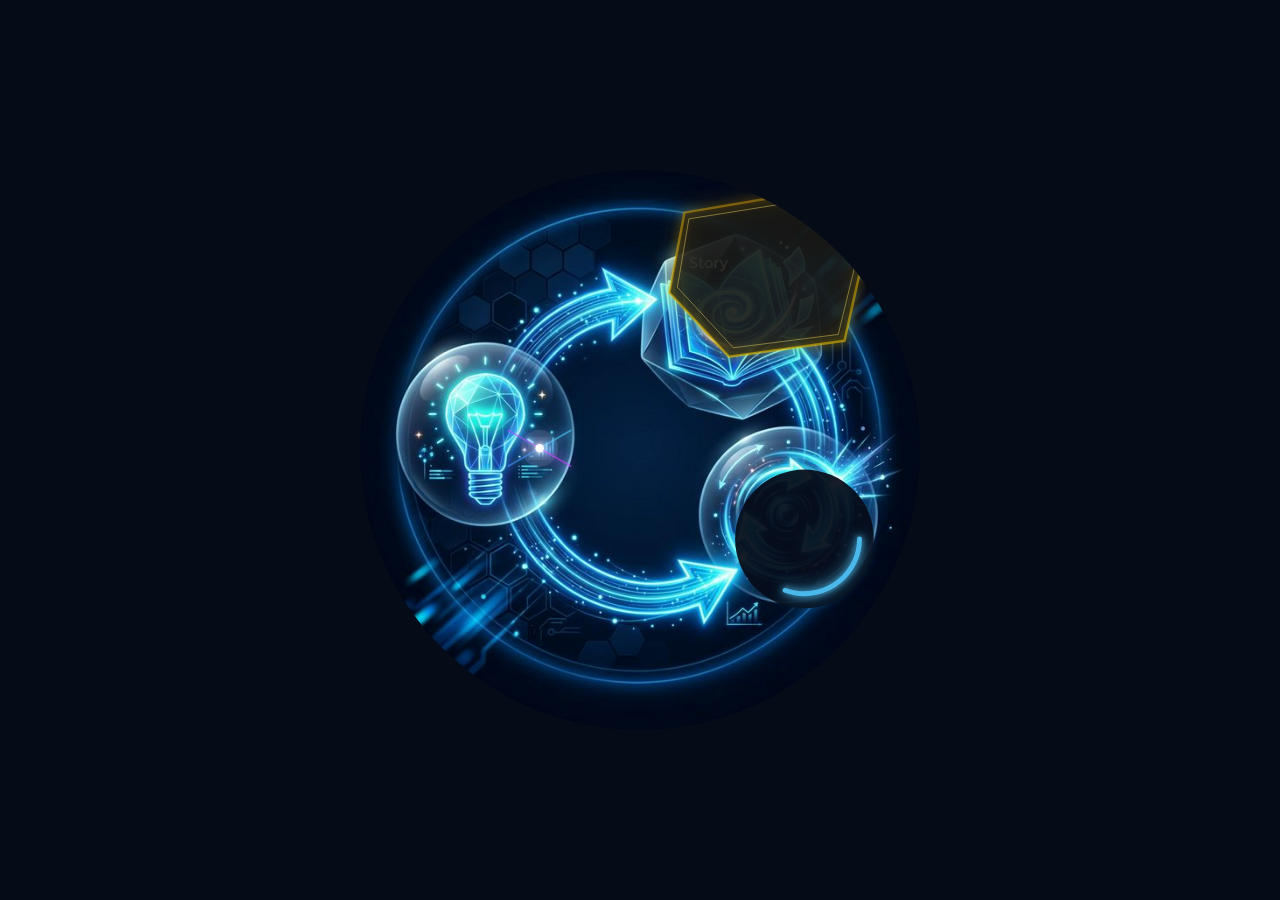
<file: flywheel-animated.html>
<!DOCTYPE html>
<html lang="en">
<head>
<meta charset="UTF-8">
<meta name="viewport" content="width=device-width, initial-scale=1.0">
<title>Flywheel Animated</title>
<style>
  * { margin: 0; padding: 0; box-sizing: border-box; }

  body {
    display: flex;
    justify-content: center;
    align-items: center;
    min-height: 100vh;
    background: #060b18;
  }

  /* Outer container — stays fixed, clips the rotating content */
  .flywheel-clip {
    position: relative;
    width: 560px;
    height: 560px;
    border-radius: 50%;
    overflow: hidden;
  }

  /* Everything inside rotates as one unit */
  .flywheel-rotating {
    position: absolute;
    top: 0; left: 0;
    width: 100%;
    height: 100%;
    animation: spinCW 30s linear infinite;
    transform-origin: 50% 50%;
  }

  @keyframes spinCW {
    from { transform: rotate(0deg); }
    to   { transform: rotate(360deg); }
  }

  .flywheel-rotating img {
    width: 100%;
    height: 100%;
    display: block;
    border-radius: 50%;
  }

  /* SVG overlay sits on top of the image, same size */
  .overlay-svg {
    position: absolute;
    top: 0; left: 0;
    width: 100%;
    height: 100%;
    pointer-events: none;
  }
</style>
</head>
<body>

<div class="flywheel-clip">
  <div class="flywheel-rotating">
    <img src="assets/flywheel.png" alt="Sales Flywheel">

    <svg class="overlay-svg"
         viewBox="0 0 630 630"
         xmlns="http://www.w3.org/2000/svg">

      <defs>
        <!-- ===== GLOW FILTERS ===== -->
        <filter id="goldGlowSoft" x="-50%" y="-50%" width="200%" height="200%">
          <feGaussianBlur in="SourceGraphic" stdDeviation="5" result="blur1"/>
          <feGaussianBlur in="SourceGraphic" stdDeviation="12" result="blur2"/>
          <feMerge>
            <feMergeNode in="blur2"/>
            <feMergeNode in="blur1"/>
            <feMergeNode in="SourceGraphic"/>
          </feMerge>
        </filter>

        <filter id="goldGlowHard" x="-80%" y="-80%" width="260%" height="260%">
          <feGaussianBlur in="SourceGraphic" stdDeviation="3" result="b1"/>
          <feGaussianBlur in="SourceGraphic" stdDeviation="8"  result="b2"/>
          <feGaussianBlur in="SourceGraphic" stdDeviation="16" result="b3"/>
          <feMerge>
            <feMergeNode in="b3"/>
            <feMergeNode in="b2"/>
            <feMergeNode in="b1"/>
            <feMergeNode in="SourceGraphic"/>
          </feMerge>
        </filter>

        <!-- ===== ROTATING SHIMMER CONIC GRADIENT (via mask trick) ===== -->
        <!-- Rotating sweep highlight for bubbles -->
        <linearGradient id="sweepGrad" gradientUnits="userSpaceOnUse"
                        x1="0" y1="0" x2="630" y2="630">
          <stop offset="0%"   stop-color="#7a5500"/>
          <stop offset="30%"  stop-color="#ffd700"/>
          <stop offset="55%"  stop-color="#fff8dc"/>
          <stop offset="70%"  stop-color="#ffd700"/>
          <stop offset="100%" stop-color="#7a5500"/>
        </linearGradient>

        <!-- Animated rotating gradient for shimmer sweep -->
        <linearGradient id="rotGold" gradientUnits="userSpaceOnUse"
                        x1="0" y1="315" x2="630" y2="315">
          <stop offset="0%"   stop-color="#b8860b"/>
          <stop offset="35%"  stop-color="#ffd700"/>
          <stop offset="65%"  stop-color="#fffacd"/>
          <stop offset="100%" stop-color="#b8860b"/>
          <animateTransform attributeName="gradientTransform"
            type="rotate" from="0 315 315" to="360 315 315"
            dur="4s" repeatCount="indefinite"/>
        </linearGradient>
        <filter id="blueGlow" x="-60%" y="-60%" width="220%" height="220%">
          <feGaussianBlur in="SourceGraphic" stdDeviation="4"  result="b1"/>
          <feGaussianBlur in="SourceGraphic" stdDeviation="10" result="b2"/>
          <feMerge><feMergeNode in="b2"/><feMergeNode in="b1"/><feMergeNode in="SourceGraphic"/></feMerge>
        </filter>
      </defs>

      <!-- ============================================================
           LIGHTBULB BUBBLE — Glass circle on the left
           Image coords: center ≈ (202, 313), radius ≈ 115
      ============================================================ -->

      <!-- STAR PINPOINT — IDEA at (202,313) -->
      <circle cx="202" cy="313" r="14" fill="rgba(200,220,255,0.2)" filter="url(#goldGlowSoft)">
        <animate attributeName="r"       values="10;22;10"     dur="2s" repeatCount="indefinite"/>
        <animate attributeName="opacity" values="0.2;0.65;0.2" dur="2s" repeatCount="indefinite"/>
      </circle>
      <!-- Long horizontal rays (gold/amber) -->
      <line x1="202" y1="313" x2="202" y2="313" stroke="#ffcc44" stroke-width="3" stroke-linecap="round" filter="url(#goldGlowSoft)">
        <animate attributeName="x2"           values="202;257;257;202" keyTimes="0;0.2;0.7;1" dur="2s" repeatCount="indefinite"/>
        <animate attributeName="stroke-width" values="1;3.5;2;1"       keyTimes="0;0.2;0.7;1" dur="2s" repeatCount="indefinite"/>
        <animate attributeName="opacity"      values="0;1;0.6;0"       keyTimes="0;0.2;0.7;1" dur="2s" repeatCount="indefinite"/>
      </line>
      <line x1="202" y1="313" x2="202" y2="313" stroke="#ff9922" stroke-width="3" stroke-linecap="round" filter="url(#goldGlowSoft)">
        <animate attributeName="x2"           values="202;147;147;202" keyTimes="0;0.2;0.7;1" dur="2s" repeatCount="indefinite"/>
        <animate attributeName="stroke-width" values="1;3.5;2;1"       keyTimes="0;0.2;0.7;1" dur="2s" repeatCount="indefinite"/>
        <animate attributeName="opacity"      values="0;1;0.6;0"       keyTimes="0;0.2;0.7;1" dur="2s" repeatCount="indefinite"/>
      </line>
      <!-- Diagonal upper-right / lower-left (bright blue) -->
      <line x1="202" y1="313" x2="202" y2="313" stroke="#55ccff" stroke-width="2" stroke-linecap="round" filter="url(#goldGlowSoft)">
        <animate attributeName="x2"      values="202;237;237;202" keyTimes="0;0.2;0.7;1" dur="2s" repeatCount="indefinite"/>
        <animate attributeName="y2"      values="313;293;293;313" keyTimes="0;0.2;0.7;1" dur="2s" repeatCount="indefinite"/>
        <animate attributeName="opacity" values="0;0.9;0.5;0"     keyTimes="0;0.2;0.7;1" dur="2s" repeatCount="indefinite"/>
      </line>
      <line x1="202" y1="313" x2="202" y2="313" stroke="#4499ff" stroke-width="2" stroke-linecap="round" filter="url(#goldGlowSoft)">
        <animate attributeName="x2"      values="202;167;167;202" keyTimes="0;0.2;0.7;1" dur="2s" repeatCount="indefinite"/>
        <animate attributeName="y2"      values="313;333;333;313" keyTimes="0;0.2;0.7;1" dur="2s" repeatCount="indefinite"/>
        <animate attributeName="opacity" values="0;0.9;0.5;0"     keyTimes="0;0.2;0.7;1" dur="2s" repeatCount="indefinite"/>
      </line>
      <!-- Diagonal upper-left / lower-right (purple/violet) -->
      <line x1="202" y1="313" x2="202" y2="313" stroke="#aa55ff" stroke-width="2" stroke-linecap="round" filter="url(#goldGlowSoft)">
        <animate attributeName="x2"      values="202;167;167;202" keyTimes="0;0.2;0.7;1" dur="2s" repeatCount="indefinite"/>
        <animate attributeName="y2"      values="313;293;293;313" keyTimes="0;0.2;0.7;1" dur="2s" repeatCount="indefinite"/>
        <animate attributeName="opacity" values="0;0.9;0.5;0"     keyTimes="0;0.2;0.7;1" dur="2s" repeatCount="indefinite"/>
      </line>
      <line x1="202" y1="313" x2="202" y2="313" stroke="#cc44ff" stroke-width="2" stroke-linecap="round" filter="url(#goldGlowSoft)">
        <animate attributeName="x2"      values="202;237;237;202" keyTimes="0;0.2;0.7;1" dur="2s" repeatCount="indefinite"/>
        <animate attributeName="y2"      values="313;333;333;313" keyTimes="0;0.2;0.7;1" dur="2s" repeatCount="indefinite"/>
        <animate attributeName="opacity" values="0;0.9;0.5;0"     keyTimes="0;0.2;0.7;1" dur="2s" repeatCount="indefinite"/>
      </line>
      <!-- Short vertical rays (white) -->
      <line x1="202" y1="313" x2="202" y2="313" stroke="white" stroke-width="1.5" stroke-linecap="round" filter="url(#goldGlowSoft)">
        <animate attributeName="y2"      values="313;291;291;313" keyTimes="0;0.2;0.7;1" dur="2s" repeatCount="indefinite"/>
        <animate attributeName="opacity" values="0;0.7;0.35;0"   keyTimes="0;0.2;0.7;1" dur="2s" repeatCount="indefinite"/>
      </line>
      <line x1="202" y1="313" x2="202" y2="313" stroke="white" stroke-width="1.5" stroke-linecap="round" filter="url(#goldGlowSoft)">
        <animate attributeName="y2"      values="313;335;335;313" keyTimes="0;0.2;0.7;1" dur="2s" repeatCount="indefinite"/>
        <animate attributeName="opacity" values="0;0.7;0.35;0"   keyTimes="0;0.2;0.7;1" dur="2s" repeatCount="indefinite"/>
      </line>
      <!-- Bright pinpoint core -->
      <circle cx="202" cy="313" r="3" fill="white" filter="url(#goldGlowHard)">
        <animate attributeName="r"       values="2;5;2"     dur="2s" repeatCount="indefinite"/>
        <animate attributeName="opacity" values="0.8;1;0.8" dur="2s" repeatCount="indefinite"/>
      </circle>

      <!-- ============================================================
           STORY BOOK OUTER BORDER
           The book is a crystal/gem shape at top-right
           Center ≈ (462, 115), roughly 160w × 170h
      ============================================================ -->

      <!-- Dark fill to cover STORY text from underlying PNG -->
      <polygon points="365,48 500,25 568,90 545,192 415,210 348,138"
               fill="#060b18" opacity="0.90"/>
      <!-- Outer border polygon approximating the book crystal shape -->
      <polygon
        points="365,48  500,25  568,90  545,192  415,210  348,138"
        fill="rgba(255,200,0,0.04)"
        stroke="url(#rotGold)"
        stroke-width="3"
        stroke-linejoin="round"
        filter="url(#goldGlowSoft)">
        <animate attributeName="opacity"
          values="0.5;1;0.6;1;0.5" keyTimes="0;0.25;0.5;0.75;1"
          dur="4s" repeatCount="indefinite" begin="0.8s"/>
        <animate attributeName="stroke-width"
          values="2;4.5;2.5;4.5;2" keyTimes="0;0.25;0.5;0.75;1"
          dur="4s" repeatCount="indefinite" begin="0.8s"/>
      </polygon>

      <!-- Inner shimmer polygon -->
      <polygon
        points="370,55  495,35  560,95  538,185  420,200  357,132"
        fill="none"
        stroke="#ffe566"
        stroke-width="1"
        opacity="0.5">
        <animate attributeName="opacity" values="0.2;0.7;0.2" dur="3.8s" repeatCount="indefinite"/>
      </polygon>

      <!-- Rotating glass-sheen highlight on book -->
      <polygon
        points="365,48  500,25  568,90  545,192  415,210  348,138"
        fill="none"
        stroke="white"
        stroke-width="2"
        stroke-dasharray="35 700"
        stroke-linecap="round"
        opacity="0.6">
        <animateTransform attributeName="transform"
          type="rotate" from="0 458 118" to="360 458 118"
          dur="6s" repeatCount="indefinite"/>
      </polygon>

      <!-- MOMENTUM — single clockwise arc building over 3s -->
      <!-- Cover existing 3 blue arrows on PNG -->
      <circle cx="500" cy="415" r="78" fill="#060b18" opacity="0.93"/>
      <!-- Building arc: 300° clockwise from 3 o'clock, repeats -->
      <path d="M 562,415 A 62,62 0 1 1 531,361"
            fill="none" stroke="#4fc3f7" stroke-width="5.5"
            stroke-linecap="round" stroke-dasharray="325 325"
            filter="url(#blueGlow)">
        <animate attributeName="stroke-dashoffset"
          values="325;0" dur="3s" calcMode="linear" repeatCount="indefinite"/>
        <animate attributeName="opacity"
          values="0.8;1;0.8;0" keyTimes="0;0.5;0.9;1"
          dur="3s" repeatCount="indefinite"/>
      </path>
      <!-- Arrowhead at end — appears as arc completes -->
      <polygon points="531,361 514,360 522,347" fill="#4fc3f7" filter="url(#blueGlow)">
        <animate attributeName="opacity"
          values="0;0;0.95;0" keyTimes="0;0.82;0.92;1"
          dur="3s" repeatCount="indefinite"/>
      </polygon>

    </svg>
  </div>
</div>

</body>
</html>
</file>
<file: styles.css>
:root {
    --bg-dark: #07090f;
    --bg-panel: rgba(15, 20, 35, 0.7);
    --text-main: #e2e8f0;
    --text-muted: #94a3b8;
    --accent-blue: #00b4d8;
    --accent-gold: #ffb703;
    --glass-border: rgba(255, 255, 255, 0.1);
    --glass-bg: rgba(255, 255, 255, 0.03);
}

* {
    margin: 0;
    padding: 0;
    box-sizing: border-box;
}

body {
    background-color: var(--bg-dark);
    color: var(--text-main);
    font-family: 'Inter', sans-serif;
    line-height: 1.6;
    overflow-x: hidden;
}

h1, h2, h3 {
    font-family: 'Outfit', sans-serif;
    line-height: 1.2;
}

.text-center { text-align: center; }
.hidden { display: none !important; }
.subheadline { color: var(--text-muted); margin-bottom: 3rem; font-size: 1.1rem; }

/* Buttons */
.btn-primary, .btn-secondary {
    display: inline-block;
    padding: 0.8rem 2rem;
    border-radius: 5px;
    font-weight: 600;
    text-decoration: none;
    transition: all 0.3s ease;
    cursor: pointer;
    border: none;
    font-size: 1rem;
}

.btn-primary {
    background: linear-gradient(135deg, var(--accent-blue), #0077b6);
    color: #fff;
    box-shadow: 0 4px 15px rgba(0, 180, 216, 0.3);
}

.btn-primary:hover {
    transform: translateY(-2px);
    box-shadow: 0 6px 20px rgba(0, 180, 216, 0.5);
}

.btn-secondary {
    background: transparent;
    color: var(--text-main);
    border: 1px solid var(--glass-border);
}

.btn-secondary:hover {
    background: var(--glass-bg);
}

.btn-primary.massive {
    padding: 1.2rem 3rem;
    font-size: 1.2rem;
    margin-top: 2rem;
}

.full-width { width: 100%; margin-top: 1rem; }

/* Navbar */
.navbar {
    position: fixed;
    top: 0; left: 0; right: 0;
    padding: 1rem 5%;
    display: flex;
    justify-content: space-between;
    align-items: center;
    background: rgba(7, 9, 15, 0.9);
    backdrop-filter: blur(10px);
    border-bottom: 1px solid var(--glass-border);
    z-index: 1000;
}

.logo {
    font-family: 'Outfit', sans-serif;
    font-size: 1.5rem;
    font-weight: 800;
}
.logo span { color: var(--accent-blue); }

/* Containers */
.container {
    max-width: 1200px;
    margin: 0 auto;
    padding: 5rem 5%;
}
.min-width { max-width: 800px; }
.split { display: grid; grid-template-columns: 1fr 1fr; gap: 4rem; align-items: center; }

/* Glassmorphism */
.glass {
    background: var(--glass-bg);
    backdrop-filter: blur(12px);
    border: 1px solid var(--glass-border);
    border-radius: 12px;
    padding: 2rem;
}

.glass-image {
    width: 100%;
    border-radius: 12px;
    border: 1px solid var(--glass-border);
    box-shadow: 0 20px 40px rgba(0,0,0,0.5);
}

/* Section 1: Hero */
.hero {
    position: relative;
    min-height: 100vh;
    display: flex;
    align-items: center;
    justify-content: center;
    text-align: center;
    padding: 80px 5% 0;
}

.hero-bg {
    position: absolute;
    top:0; left:0; width:100%; height:100%;
    z-index: -1;
}

.hero-bg img {
    width: 100%; height: 100%; object-fit: cover;
    opacity: 0.4;
}

.hero-bg .overlay {
    position: absolute; top:0; left:0; width:100%; height:100%;
    background: linear-gradient(to bottom, transparent, var(--bg-dark));
}

.hero-content h1 {
    font-size: 3.5rem;
    margin-bottom: 1.5rem;
}
.highlight { color: var(--accent-gold); }
.hero-content p {
    font-size: 1.2rem;
    max-width: 700px;
    margin: 0 auto 1.5rem;
    color: var(--text-muted);
}
.quote-author { font-style: italic; color: var(--accent-blue) !important; font-weight: 500; }

/* Section 2: Flywheel */
.flywheel-steps { margin-top: 2rem; }
.step {
    border-left: 2px solid var(--accent-blue);
    padding-left: 1.5rem;
    margin-bottom: 2rem;
    position: relative;
}
.step::before {
    content: ''; position: absolute; left: -6px; top: 0;
    width: 10px; height: 10px; border-radius: 50%;
    background: var(--accent-blue);
    box-shadow: 0 0 10px var(--accent-blue);
}

/* Section 3: Courses */
.cards-grid {
    display: grid; grid-template-columns: repeat(3, 1fr); gap: 2rem;
}

.card {
    display: flex; flex-direction: column;
    transition: transform 0.3s ease;
    position: relative;
}
.card:hover { transform: translateY(-10px); }

.card.featured {
    border-color: var(--accent-gold);
    box-shadow: 0 0 20px rgba(255, 183, 3, 0.15);
}

.card-label {
    position: absolute; top: -12px; left: 50%; transform: translateX(-50%);
    background: var(--accent-gold); color: #000;
    font-size: 0.8rem; font-weight: 800; padding: 2px 12px;
    border-radius: 20px; text-transform: uppercase;
}

.card-header { padding-bottom: 1.5rem; border-bottom: 1px solid var(--glass-border); margin-bottom: 1.5rem; text-align: center; }
.card-header h3 { font-size: 1.4rem; margin-bottom: 0.5rem; }
.price { font-size: 2.5rem; font-weight: 800; color: var(--accent-blue); }

.format { color: var(--accent-gold); font-size: 0.9rem; font-weight: 600; margin-bottom: 1rem; }
.outcomes { list-style: none; margin: 1.5rem 0; flex-grow: 1; }
.outcomes li { position: relative; padding-left: 1.5rem; margin-bottom: 0.8rem; font-size: 0.95rem; color: var(--text-muted); }
.outcomes li::before { content: '✓'; position: absolute; left: 0; color: var(--accent-blue); }

/* Section 4: FAQ */
.accordion { margin-top: 3rem; }
.accordion-item { border-bottom: 1px solid var(--glass-border); }
.accordion-header {
    width: 100%; text-align: left; padding: 1.5rem 0;
    background: none; border: none; color: var(--text-main);
    font-size: 1.2rem; font-weight: 600; font-family: 'Outfit', sans-serif;
    cursor: pointer; display: flex; justify-content: space-between;
}
.accordion-header::after { content: '+'; font-size: 1.5rem; color: var(--accent-blue); transition: transform 0.3s; }
.accordion-header.active::after { transform: rotate(45deg); }
.accordion-content { max-height: 0; overflow: hidden; transition: max-height 0.3s ease; }
.accordion-content p { padding-bottom: 1.5rem; color: var(--text-muted); }

/* Section 5: Enroll / Guarantee */
.guarantee-img { max-width: 700px; margin: 3rem auto; display: block; }
.guarantee-box { max-width: 800px; margin: 0 auto; border-left: 4px solid var(--accent-gold); }

/* Modal */
.modal {
    display: none; position: fixed; z-index: 2000;
    left: 0; top: 0; width: 100%; height: 100%;
    background-color: rgba(0, 0, 0, 0.8); backdrop-filter: blur(5px);
    align-items: center; justify-content: center;
}
.modal.show { display: flex; }
.modal-content {
    width: 90%; max-width: 500px; position: relative;
}
.close, span.close-discount {
    position: absolute; top: 0.5rem; right: 1.5rem;
    color: var(--text-muted); font-size: 3.5rem;
    cursor: pointer;
    line-height: 1;
    z-index: 10;
    transition: color 0.3s;
}
.close:hover, span.close-discount:hover { color: var(--text-main); }
.price-display { margin-bottom: 2rem; font-size: 1.2rem; }
.price-display strong { color: var(--accent-gold); }

.input-group { margin-bottom: 1.2rem; text-align: left; }
.split-group { display: grid; grid-template-columns: 1fr 1fr; gap: 1rem; }
label { display: block; margin-bottom: 0.5rem; font-size: 0.9rem; color: var(--text-muted); }
input {
    width: 100%; padding: 0.8rem; border-radius: 5px;
    background: rgba(0,0,0,0.5); border: 1px solid var(--glass-border);
    color: var(--text-main); outline: none; transition: border-color 0.3s;
}
input:focus { border-color: var(--accent-blue); }

.success-text { color: #10b981; margin-bottom: 1rem; }

/* Reveal Animation */
.section-reveal { opacity: 0; transform: translateY(30px); transition: all 0.8s ease; }
.section-reveal.visible { opacity: 1; transform: translateY(0); }

@media (max-width: 900px) {
    .split, .cards-grid { grid-template-columns: 1fr; }
    .hero-content h1 { font-size: 2.5rem; }
}

/* Bio Grid */
.bio-grid { display: grid; grid-template-columns: 1fr 1fr; gap: 2rem; margin-top: 3rem; }
.bio-card { padding: 2rem; border-top: 3px solid var(--accent-blue); }
.bio-header h3 { font-size: 1.8rem; color: #fff; margin-bottom: 0.2rem; }
.credential { color: var(--accent-gold); font-size: 0.9rem; font-weight: 600; text-transform: uppercase; letter-spacing: 1px; margin-bottom: 1.5rem; }
.bio-details { list-style: none; }
.bio-details li {
    position: relative;
    padding-left: 1.5rem;
    margin-bottom: 0.8rem;
    font-size: 0.95rem;
    color: var(--text-muted);
    opacity: 0;
    animation: bioLiIn 0.5s ease forwards;
}
.bio-details li:nth-child(1) { animation-delay: 0.3s; }
.bio-details li:nth-child(2) { animation-delay: 0.7s; }
.bio-details li:nth-child(3) { animation-delay: 1.1s; }
.bio-details li:nth-child(4) { animation-delay: 1.5s; }
@keyframes bioLiIn {
    from { opacity: 0; transform: translateX(-8px); }
    to   { opacity: 1; transform: translateX(0); }
}
.bio-details li::before {
    content: '';
    display: block;
    width: 7px;
    height: 7px;
    background: var(--accent-blue);
    border-radius: 50%;
    position: absolute;
    left: 0;
    top: 7px;
    box-shadow: 0 0 6px var(--accent-blue);
}

/* HARVARD / Babson MBA credential highlights */
.harvard-text {
    color: #cc1111;
    font-weight: 900;
    animation: harvardPulse 2.2s ease-in-out infinite;
}
@keyframes harvardPulse {
    0%, 100% { text-shadow: 0 0 6px #cc0000, 0 0 16px #8b0000; color: #cc1111; }
    50%       { text-shadow: 0 0 14px #ff2222, 0 0 30px #cc0000, 0 0 48px #8b0000; color: #ff3333; }
}
.babson-text {
    font-weight: 900;
    animation: babsonPulse 2.2s ease-in-out infinite;
}
@keyframes babsonPulse {
    0%, 100% { text-shadow: 0 0 6px #00cc66, 0 0 16px #009944; color: #00dd77; }
    50%       { text-shadow: 0 0 12px #ffffff, 0 0 28px #00ff88, 0 0 48px #00cc66; color: #ffffff; }
}

/* Pathways Grid */
.pathway-container { background: rgba(0,0,0,0.3); border: 1px solid var(--glass-border); border-radius: 12px; padding: 2rem; margin-bottom: 3rem; }
.pathway-header { text-align: center; margin-bottom: 2rem; padding-bottom: 2rem; border-bottom: 1px solid var(--glass-border); }
.pathway-header h3 { font-size: 2rem; color: #fff; }
.pathway-header p { color: var(--text-muted); font-size: 1.1rem; margin-top: 0.5rem; }
.highlight-header h3 { color: var(--accent-blue); }
.badge { font-size: 0.7rem; background: var(--glass-border); padding: 4px 8px; border-radius: 4px; vertical-align: middle; margin-left: 10px; color: #fff; }
.badge.gold { background: var(--accent-gold); color: #000; }
.dual-grid { grid-template-columns: 1fr 1fr; max-width: 900px; margin: 0 auto; }
.mt-5 { margin-top: 4rem; }
.massive-btn { padding: 1rem; font-size: 1.1rem; }


/* New 3-Column Image-Inspired Pricing Design */
.pricing-container {
    background: radial-gradient(circle at top, #111a31 0%, var(--bg-dark) 60%);
    padding: 6rem 0;
}

.three-columns { grid-template-columns: repeat(3, 1fr) !important; gap: 2.5rem; }

.pricing-card {
    background: rgba(255, 255, 255, 0.02);
    border: 1px solid rgba(255, 255, 255, 0.2);
    border-radius: 16px;
    padding: 2.5rem 1.5rem;
    position: relative;
    box-shadow: 0 10px 40px rgba(0,0,0,0.6);
}

.pricing-card:hover { border: 1px solid rgba(255, 255, 255, 0.4); }

.featured-glow {
    border: 2px solid #00b4d8; /* Electric Blue/Purple glow */
    background: rgba(0, 180, 216, 0.05);
    box-shadow: 0 0 35px rgba(0, 180, 216, 0.3), inset 0 0 20px rgba(0, 180, 216, 0.1);
    transform: scale(1.05);
    z-index: 10;
}

.featured-glow:hover { transform: scale(1.07); }

.most-popular-badge {
    position: absolute;
    top: 0; left: 50%; transform: translate(-50%, -50%);
    background: linear-gradient(90deg, #00b4d8, #a200ff);
    color: white; font-size: 0.75rem; font-weight: bold; letter-spacing: 1px;
    padding: 6px 16px; border-radius: 20px; text-transform: uppercase;
}

.pt-2 { padding-top: 1rem; }
.text-sm { font-size: 0.9rem; color: #a1a1aa; }
.mb-2 { margin-bottom: 1.5rem; }
.tier-title { font-size: 1.1rem; letter-spacing: 1px; text-transform: uppercase; font-weight: 800; }
.text-blue { color: #00b4d8; }
.text-purple { color: #b78cfc; }
.text-pink { color: #f472b6; }
.text-glow { text-shadow: 0 0 15px currentColor; }

.card-divider { height: 1px; width: 100%; background: linear-gradient(to right, transparent, rgba(255,255,255,0.2), transparent); margin: 1.5rem 0; }

.outcomes { padding: 0 1rem; }

/* Certifications inside Cards */
.cert-box {
    margin: 2rem 0; padding: 1rem; background: rgba(0,0,0,0.3); border-radius: 8px;
    border: 1px dashed rgba(255,255,255,0.1);
}
.mini-cert { height: 60px; object-fit: contain; margin-bottom: 0.5rem; }
.cert-box p { font-size: 0.8rem; color: var(--accent-gold); font-weight: 600; line-height: 1.2; }

.oval { border-radius: 30px !important; padding: 1rem !important; letter-spacing: 1px; font-weight: 700; }
.btn-purple { background: linear-gradient(90deg, #a200ff, #f472b6); color: white; border: none; }
.btn-purple:hover { opacity: 0.9; box-shadow: 0 0 20px rgba(162, 0, 255, 0.5); }

/* The Glorious Mega Guarantee Seal */
.guarantee-seal-wrapper { display: flex; align-items: center; justify-content: center; margin-top: 4rem; }
.horizontal-line { flex: 1; height: 1px; background: linear-gradient(to right, transparent, rgba(255,255,255,0.3), transparent); max-width: 300px; }
.mega-seal { width: 150px; height: auto; margin: 0 2rem; border-radius: 50%; box-shadow: 0 0 50px rgba(255,183,3,0.4); animation: pulse 3s infinite; }
.mt-2 { margin-top: 1.5rem; }

@keyframes pulse {
    0% { transform: scale(1); box-shadow: 0 0 50px rgba(255,183,3,0.3); }
    50% { transform: scale(1.05); box-shadow: 0 0 70px rgba(255,183,3,0.6); }
    100% { transform: scale(1); box-shadow: 0 0 50px rgba(255,183,3,0.3); }
}


/* Ambient Background Animations */
.bg-effects { position: fixed; top: 0; left: 0; width: 100vw; height: 100vh; overflow: hidden; pointer-events: none; z-index: -99; }
.glow-orb { position: absolute; border-radius: 50%; filter: blur(120px); opacity: 0.5; animation: orbit 20s infinite alternate cubic-bezier(0.5, 0, 0.5, 1); }
.orb-1 { width: 500px; height: 500px; background: rgba(0, 180, 216, 0.15); top: -10%; left: -10%; }
.orb-2 { width: 600px; height: 600px; background: rgba(162, 0, 255, 0.12); bottom: -20%; right: -10%; animation-duration: 25s; }
.orb-3 { width: 400px; height: 400px; background: rgba(255, 183, 3, 0.1); top: 40%; left: 50%; opacity: 0.3; animation-duration: 30s; }
@keyframes orbit { 0% { transform: translate(0, 0) scale(1); } 50% { transform: translate(100px, 100px) scale(1.1); } 100% { transform: translate(-50px, 150px) scale(1); } }

/* Shine Effect on Badges */
.shine-effect { position: relative; overflow: hidden; }
.shine-effect::after { content:''; position: absolute; top:0; left:-100%; width:50%; height:100%; background: linear-gradient(to right, rgba(255,255,255,0) 0%, rgba(255,255,255,0.3) 50%, rgba(255,255,255,0) 100%); transform: skewX(-20deg); animation: shine 5s infinite; }
@keyframes shine { 0% {left: -100%;} 20% {left: 200%;} 100% {left: 200%;} }

/* Float Hover applied to cards/bios */
.hover-float { transition: transform 0.4s ease, box-shadow 0.4s ease; }
.hover-float:hover { transform: translateY(-8px); box-shadow: 0 15px 40px rgba(0,0,0,0.7); }

/* Discount Glass specifically */
.discount-glass { border: 2px solid var(--accent-gold); box-shadow: 0 0 50px rgba(255,183,3,0.3); }


/* Twinkling Stars Effect */
.star { position: absolute; border-radius: 50%; animation: twinkle infinite alternate ease-in-out; z-index: 1; pointer-events: none; }
@keyframes twinkle { 0% { opacity: 0.1; transform: scale(0.6); box-shadow: 0 0 2px currentColor; } 100% { opacity: 0.8; transform: scale(1.4); box-shadow: 0 0 10px currentColor, 0 0 20px currentColor; } }


/* Flywheel Animation — wrapper + slow clockwise rotation */
.flywheel-wrap {
    width: 100%;
    max-width: 520px;
    margin: 0 auto;
    border-radius: 50%;
    overflow: hidden;
    aspect-ratio: 1 / 1;
    box-shadow:
        0 0 40px rgba(255, 215, 0, 0.12),
        0 0 80px rgba(0, 180, 216, 0.15),
        0 20px 60px rgba(0, 0, 0, 0.6);
    /* gentle ambient gold pulse on the container */
    animation: fwWrapPulse 5s ease-in-out infinite;
}

@keyframes fwWrapPulse {
    0%   { box-shadow: 0 0 40px rgba(255,215,0,0.10), 0 0 80px rgba(0,180,216,0.12), 0 20px 60px rgba(0,0,0,0.6); }
    50%  { box-shadow: 0 0 70px rgba(255,215,0,0.28), 0 0 120px rgba(0,180,216,0.18), 0 20px 60px rgba(0,0,0,0.6); }
    100% { box-shadow: 0 0 40px rgba(255,215,0,0.10), 0 0 80px rgba(0,180,216,0.12), 0 20px 60px rgba(0,0,0,0.6); }
}

/* The inner div that carries both the image and SVG overlay — rotates together */
.flywheel-spin {
    position: relative;
    width: 100%;
    height: 100%;
    animation: fwSpinCW 30s linear infinite;
    transform-origin: 50% 50%;
}

@keyframes fwSpinCW {
    from { transform: rotate(0deg); }
    to   { transform: rotate(360deg); }
}

.flywheel-spin img {
    width: 100%;
    height: 100%;
    display: block;
    border-radius: 50%;
}

/* SVG gold-shimmer overlay — same footprint as the image */
.flywheel-svg-overlay {
    position: absolute;
    top: 0;
    left: 0;
    width: 100%;
    height: 100%;
    pointer-events: none;
}

/* =====================================================
   INSTRUCTOR HEADSHOT AVATARS
   ===================================================== */

/* Small avatar — sits to the right of the badge */
.instructor-avatar-sm {
    width: 48px;
    height: 48px;
    border-radius: 50%;
    object-fit: cover;
    object-position: top center;
    border: 2px solid rgba(255, 215, 0, 0.65);
    box-shadow:
        0 0 10px rgba(255, 215, 0, 0.35),
        0 0 22px rgba(255, 215, 0, 0.15);
    flex-shrink: 0;
    animation: avatarGoldPulse 4s ease-in-out infinite;
}

/* Medium avatar — sits next to the "Scott Magnacca" heading */
.instructor-avatar-md {
    width: 72px;
    height: 72px;
    border-radius: 50%;
    object-fit: cover;
    object-position: top center;
    border: 2.5px solid rgba(255, 215, 0, 0.7);
    box-shadow:
        0 0 14px rgba(255, 215, 0, 0.4),
        0 0 30px rgba(255, 215, 0, 0.18);
    flex-shrink: 0;
    animation: avatarGoldPulse 4s ease-in-out infinite 0.6s;
}

@keyframes avatarGoldPulse {
    0%   { box-shadow: 0 0 10px rgba(255,215,0,0.30), 0 0 20px rgba(255,215,0,0.12); border-color: rgba(255,215,0,0.55); }
    50%  { box-shadow: 0 0 18px rgba(255,215,0,0.60), 0 0 36px rgba(255,215,0,0.28); border-color: rgba(255,215,0,0.90); }
    100% { box-shadow: 0 0 10px rgba(255,215,0,0.30), 0 0 20px rgba(255,215,0,0.12); border-color: rgba(255,215,0,0.55); }
}

/* =====================================================
   3D BOOK COVER WITH GOLD SHIMMER GLOW
   ===================================================== */

/* Perspective scene wrapper */
.book-3d-scene {
    perspective: 900px;
    perspective-origin: 50% 40%;
    padding: 2rem 1rem 1.5rem;
    display: inline-block;
    position: relative;
    z-index: 2;
}

/* The element that rotates in 3D */
.book-3d-wrap {
    position: relative;
    transform: rotateY(-18deg) rotateX(4deg);
    transform-style: preserve-3d;
    transition: transform 0.5s ease;
    display: inline-block;
    animation: book3dFloat 6s ease-in-out infinite;
}

.book-3d-wrap:hover {
    transform: rotateY(-6deg) rotateX(2deg) scale(1.04);
}

@keyframes book3dFloat {
    0%   { transform: rotateY(-18deg) rotateX(4deg) translateY(0px); }
    50%  { transform: rotateY(-14deg) rotateX(3deg) translateY(-10px); }
    100% { transform: rotateY(-18deg) rotateX(4deg) translateY(0px); }
}

/* The actual book image */
.book-cover-3d {
    width: 100%;
    max-width: 260px;
    border-radius: 4px 10px 10px 4px;
    position: relative;
    z-index: 2;
    display: block;
    /* Spine shadow on left to enhance 3D */
    box-shadow:
        -8px 0 18px rgba(0,0,0,0.6),
        4px 4px 20px rgba(0,0,0,0.5);
}

/* Gold shimmer glow — pseudo-element on the wrap */
.book-3d-wrap::before {
    content: '';
    position: absolute;
    inset: -14px -10px;
    border-radius: 6px 14px 14px 6px;
    z-index: 1;
    background: transparent;
    box-shadow:
        0 0 25px 8px rgba(255, 215, 0, 0.30),
        0 0 55px 18px rgba(255, 185, 0, 0.18),
        0 0 90px 30px rgba(255, 140, 0, 0.10);
    animation: bookGoldGlow 3.5s ease-in-out infinite;
    pointer-events: none;
}

/* Thin gold border ring */
.book-3d-wrap::after {
    content: '';
    position: absolute;
    inset: -2px;
    border-radius: 4px 12px 12px 4px;
    z-index: 3;
    border: 1.5px solid rgba(255, 215, 0, 0.50);
    animation: bookBorderShimmer 3.5s ease-in-out infinite;
    pointer-events: none;
}

@keyframes bookGoldGlow {
    0%   { box-shadow: 0 0 20px 6px rgba(255,215,0,0.22), 0 0 45px 14px rgba(255,185,0,0.12), 0 0 80px 26px rgba(255,140,0,0.07); }
    50%  { box-shadow: 0 0 35px 14px rgba(255,215,0,0.50), 0 0 70px 28px rgba(255,185,0,0.28), 0 0 110px 40px rgba(255,140,0,0.16); }
    100% { box-shadow: 0 0 20px 6px rgba(255,215,0,0.22), 0 0 45px 14px rgba(255,185,0,0.12), 0 0 80px 26px rgba(255,140,0,0.07); }
}

@keyframes bookBorderShimmer {
    0%   { border-color: rgba(255,215,0,0.35); }
    50%  { border-color: rgba(255,240,120,0.85); }
    100% { border-color: rgba(255,215,0,0.35); }
}

/* Typewriter CSS */
.typewriter-text { margin-top: 5px; }
.typewriter-text:not(.finished-typing)::after {
    content: '|';
    animation: blink 1s step-end infinite;
    color: var(--accent-blue);
    margin-left: 2px;
}


/* Bio Photos & Credentials */
.bio-photo { width: 140px; height: 140px; border-radius: 50%; object-fit: cover; object-position: 50% 15%; border: 3px solid var(--accent-gold); margin-bottom: 1.5rem; box-shadow: 0 0 25px rgba(255,183,3,0.4); }
.text-left { text-align: left; }
.credentials-img { max-width: 100%; height: auto; max-height: 80px; opacity: 0.7; filter: grayscale(100%) contrast(1.2); transition: filter 0.3s, opacity 0.3s; }
.credentials-img:hover { filter: grayscale(0%); opacity: 1; }
.bio-card.text-center .bio-header h3 { margin-bottom: 0.5rem; }


/* Testimonials Section */
.star-rating { color: var(--accent-gold); font-size: 1.5rem; letter-spacing: 2px; margin-bottom: 1rem; }
.quote { font-size: 1.1rem; font-style: italic; line-height: 1.8; margin-bottom: 1.5rem; position: relative; padding-left: 20px; border-left: 3px solid var(--accent-blue); }
.quote-author strong { display: block; font-size: 1.2rem; color: #fff; }
.audio-grid { display: grid; gap: 1.5rem; }
.audio-card { display: flex; align-items: center; justify-content: space-between; padding: 1rem; }
.audio-header { display: flex; align-items: center; gap: 1rem; }
.audio-header .avatar { width: 50px; height: 50px; border-radius: 50%; object-fit: cover; border: 2px solid var(--accent-gold); }
.name { font-weight: 600; font-size: 1.1rem; }
.audio-player audio { width: 100%; max-width: 250px; height: 35px; outline: none; }
audio::-webkit-media-controls-enclosure { background-color: rgba(255,255,255,0.2); border-radius: 5px; }


/* Buffett Sketch Animation */
.buffett-container { width: 180px; height: 180px; margin: 0 auto 2rem; position: relative; border-radius: 50%; overflow: hidden; border: 3px solid var(--accent-gold); box-shadow: 0 0 30px rgba(255,183,3,0.3); background-color: rgba(0,0,0,0.5); }
.buffett-sketch { position: absolute; top: 0; left: 0; width: 100%; height: 100%; object-fit: cover; opacity: 0; filter: grayscale(100%) contrast(1.2); transition: opacity 1.5s ease-in-out, clip-path 2s cubic-bezier(0.25, 1, 0.5, 1); clip-path: circle(0% at 50% 50%); }
.buffett-sketch.active { opacity: 1; clip-path: circle(100% at 50% 50%); }


/* Diffuse Buffett sketch into black background */
.buffett-container { border: none !important; box-shadow: none !important; background: transparent !important; overflow: visible !important; }
.buffett-sketch { border-radius: 50% !important; -webkit-mask-image: radial-gradient(circle, black 45%, transparent 70%); mask-image: radial-gradient(circle, black 45%, transparent 70%); filter: grayscale(100%) contrast(1.5) brightness(1.1) !important; }


/* Increase Buffett Container Size by 25% */
.buffett-container { width: 225px !important; height: 225px !important; }


/* Shading Pencil Illusion overrides v2 */
.buffett-sketch { opacity: 1 !important; z-index: 1; clip-path: inset(0 0 100% 0) !important; transition: clip-path 4s linear !important; filter: grayscale(100%) contrast(1.5) brightness(1.1) !important; }
.buffett-sketch.active { z-index: 2; clip-path: inset(0 0 0 0) !important; }
.buffett-sketch.holding { z-index: 1; clip-path: inset(0 0 0 0) !important; transition: none !important; }

.shading-pencil { position: absolute; width: 32px; height: 32px; z-index: 10; opacity: 0; pointer-events: none; filter: drop-shadow(0 4px 5px rgba(0,0,0,0.5)); transform-origin: bottom left; }
.shading-pencil.drawing { opacity: 1; animation: shadeDown 4s linear forwards, scribble 0.25s ease-in-out infinite alternate; }

@keyframes shadeDown { 0% { top: 0%; } 95% { opacity: 1; } 100% { top: 100%; opacity: 0; } }
@keyframes scribble { 0% { left: 10%; transform: translate(-10px, -28px) rotate(-20deg); } 100% { left: 90%; transform: translate(-10px, -28px) rotate(20deg); } }


/* Revert to Organic Circle Dissolve */
.buffett-sketch { opacity: 0 !important; z-index: 1; clip-path: circle(0% at 50% 50%) !important; transition: opacity 1.5s ease-in-out, clip-path 2s cubic-bezier(0.25, 1, 0.5, 1) !important; filter: grayscale(100%) contrast(1.5) brightness(1.1) !important; }
.buffett-sketch.active { opacity: 1 !important; clip-path: circle(100% at 50% 50%) !important; z-index: 2; }
.shading-pencil { display: none !important; }

/* Bottom Contact CTA Animations */
.text-wave-animation {
    background: linear-gradient(
        270deg, 
        #ffffff 0%, 
        #ffffff 40%, 
        #00b4d8 50%, 
        #ea580c 60%, 
        #ffffff 100%
    );
    background-size: 300% 100%;
    color: transparent;
    -webkit-background-clip: text;
    background-clip: text;
    animation: textWave 4s infinite linear;
}

@keyframes textWave {
    0% { background-position: 200% 50%; }
    100% { background-position: -100% 50%; }
}

.orange-heartbeat-glow {
    border: 1px solid rgba(234, 88, 12, 0.3) !important;
    animation: orangeHeartbeat 4s infinite ease-in-out;
}

@keyframes orangeHeartbeat {
    0%   { box-shadow: 0 30px 60px rgba(0,0,0,0.5), 0 0 15px rgba(234, 88, 12, 0.1); }
    15%  { box-shadow: 0 30px 60px rgba(0,0,0,0.5), 0 0 45px rgba(234, 88, 12, 0.6); border-color: rgba(234, 88, 12, 0.9) !important; }
    30%  { box-shadow: 0 30px 60px rgba(0,0,0,0.5), 0 0 20px rgba(234, 88, 12, 0.2); border-color: rgba(234, 88, 12, 0.4) !important; }
    45%  { box-shadow: 0 30px 60px rgba(0,0,0,0.5), 0 0 55px rgba(234, 88, 12, 0.8); border-color: rgba(234, 88, 12, 1.0) !important; }
    100% { box-shadow: 0 30px 60px rgba(0,0,0,0.5), 0 0 15px rgba(234, 88, 12, 0.1); }
}

.orange-border-pulse {
    animation: orangeBorderPulse 4s infinite ease-in-out;
}

@keyframes orangeBorderPulse {
    0% { border-color: rgba(234, 88, 12, 0.2) !important; box-shadow: 0 0 40px rgba(234, 88, 12, 0.05) !important; }
    50% { border-color: rgba(234, 88, 12, 0.9) !important; box-shadow: 0 0 60px rgba(234, 88, 12, 0.4) !important; }
    100% { border-color: rgba(234, 88, 12, 0.2) !important; box-shadow: 0 0 40px rgba(234, 88, 12, 0.05) !important; }
}

.waveform-base {
    background-size: 300% 100% !important;
    color: transparent !important;
    -webkit-background-clip: text !important;
    background-clip: text !important;
}
</file>
